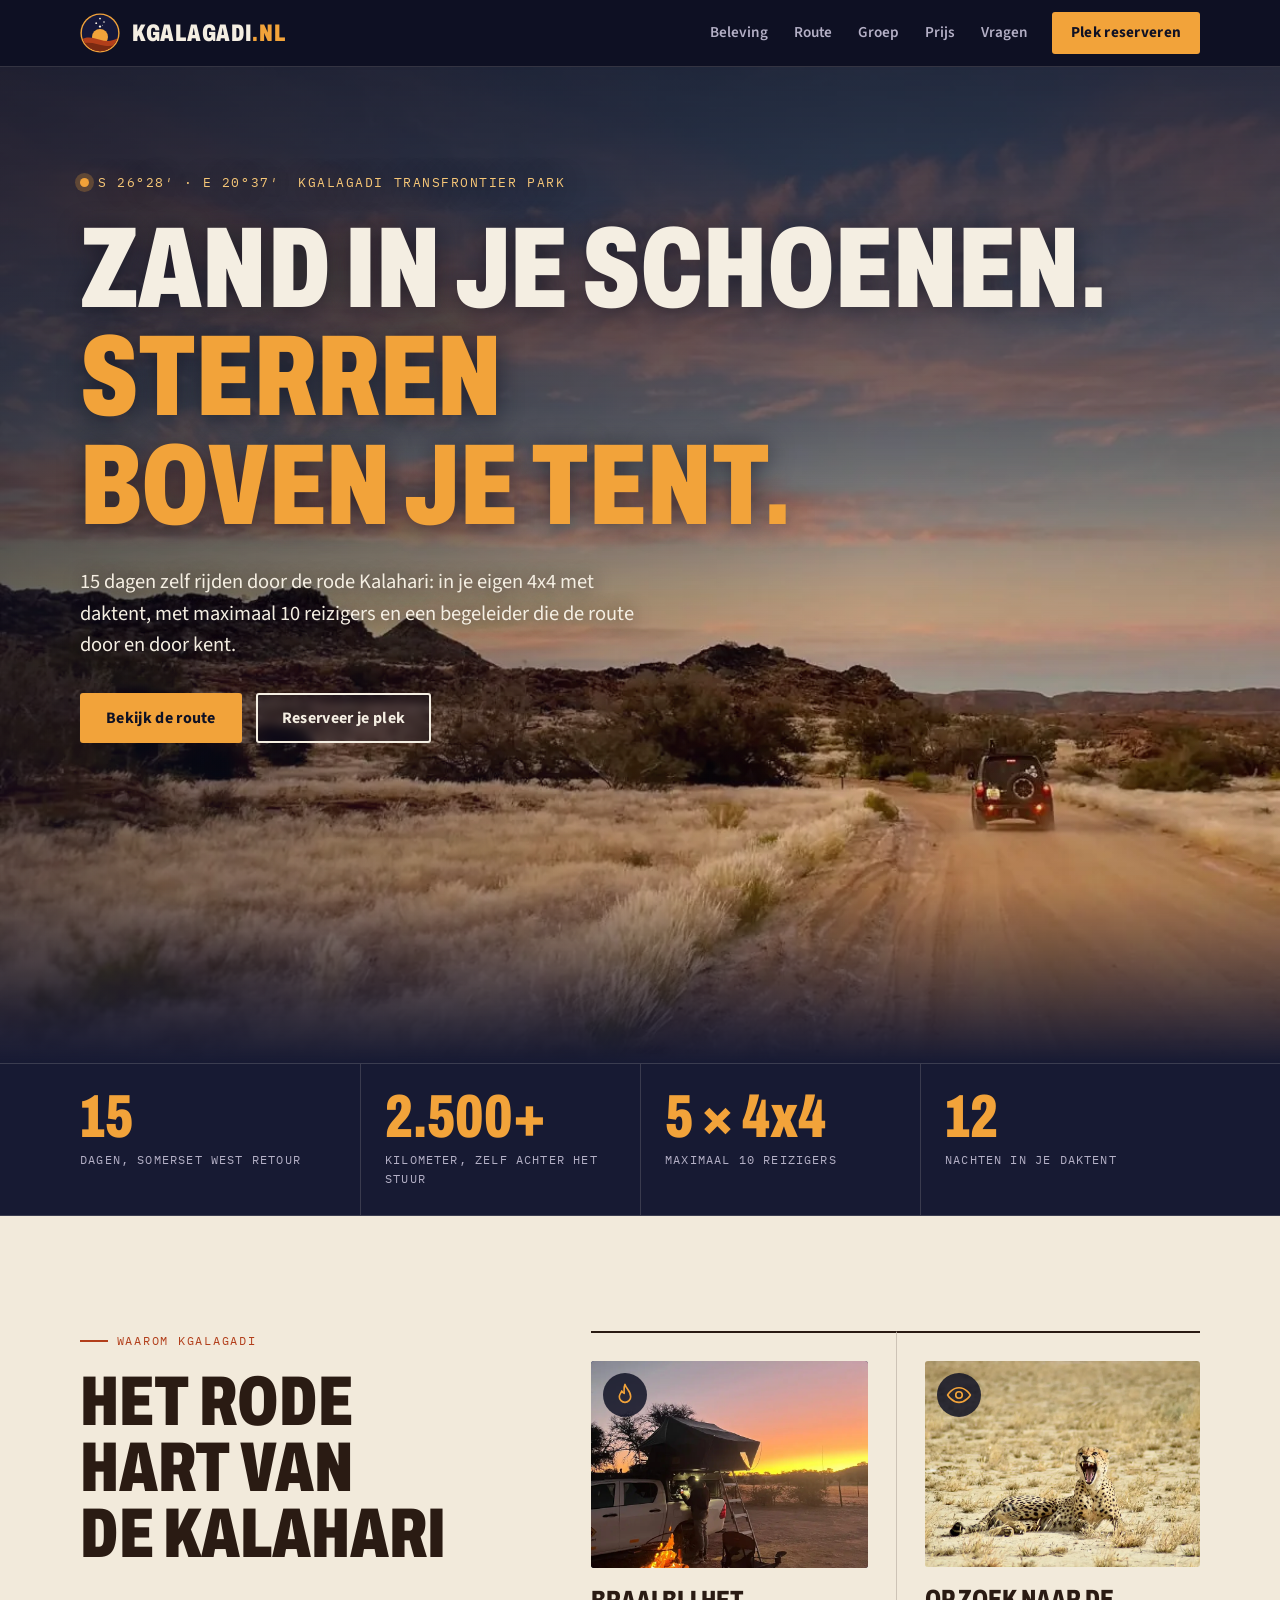
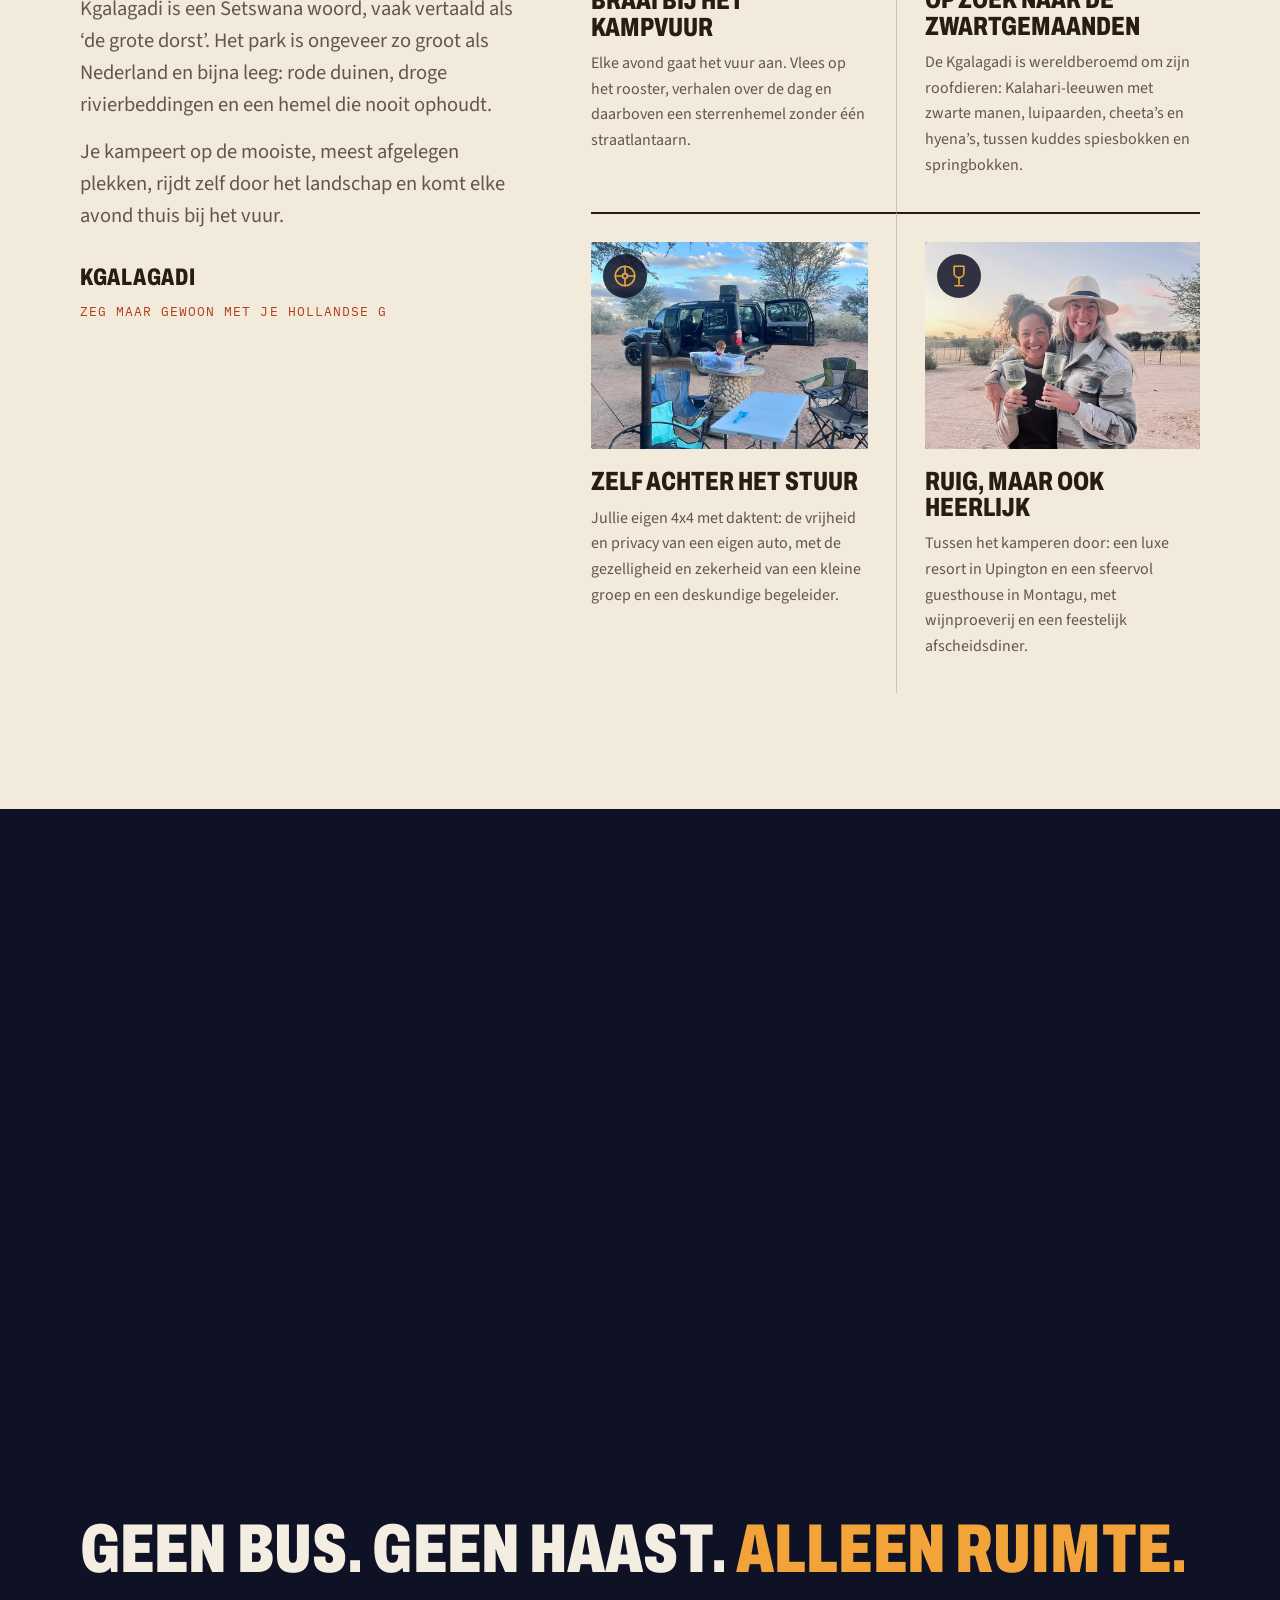
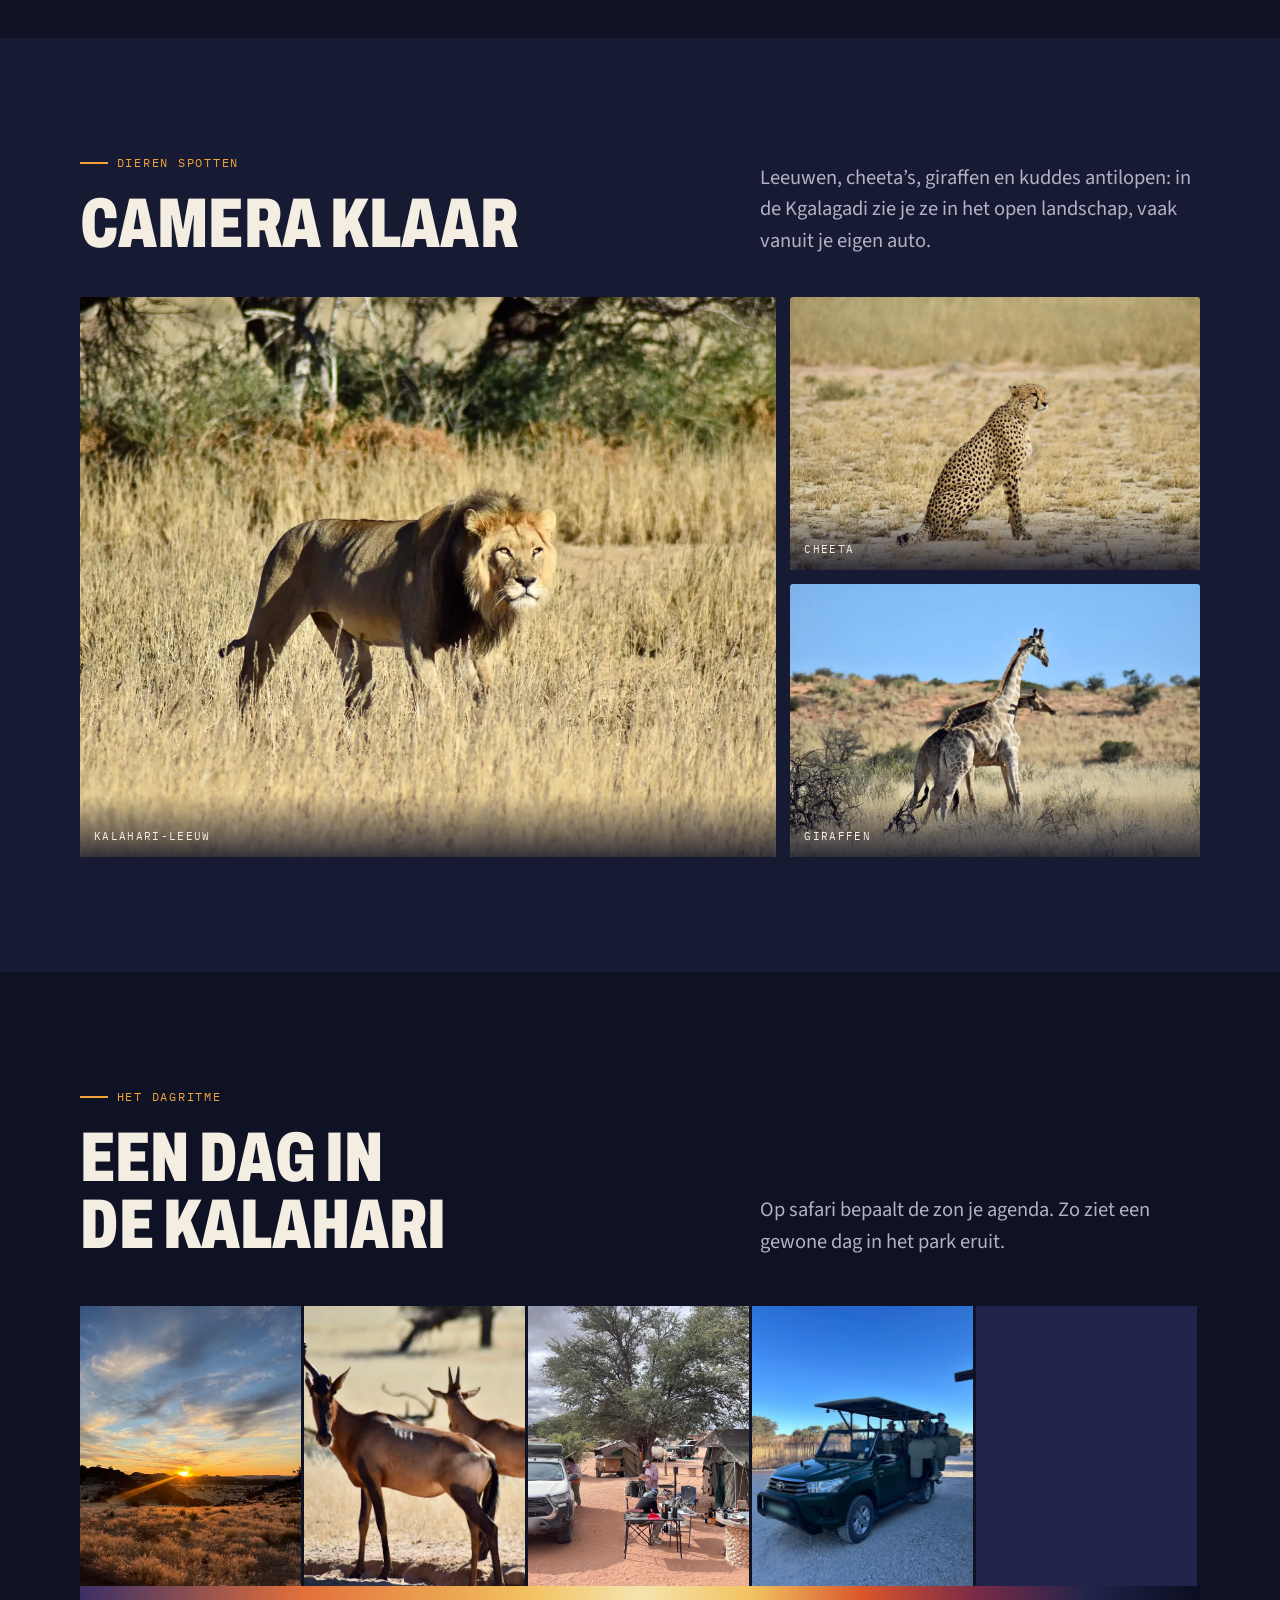
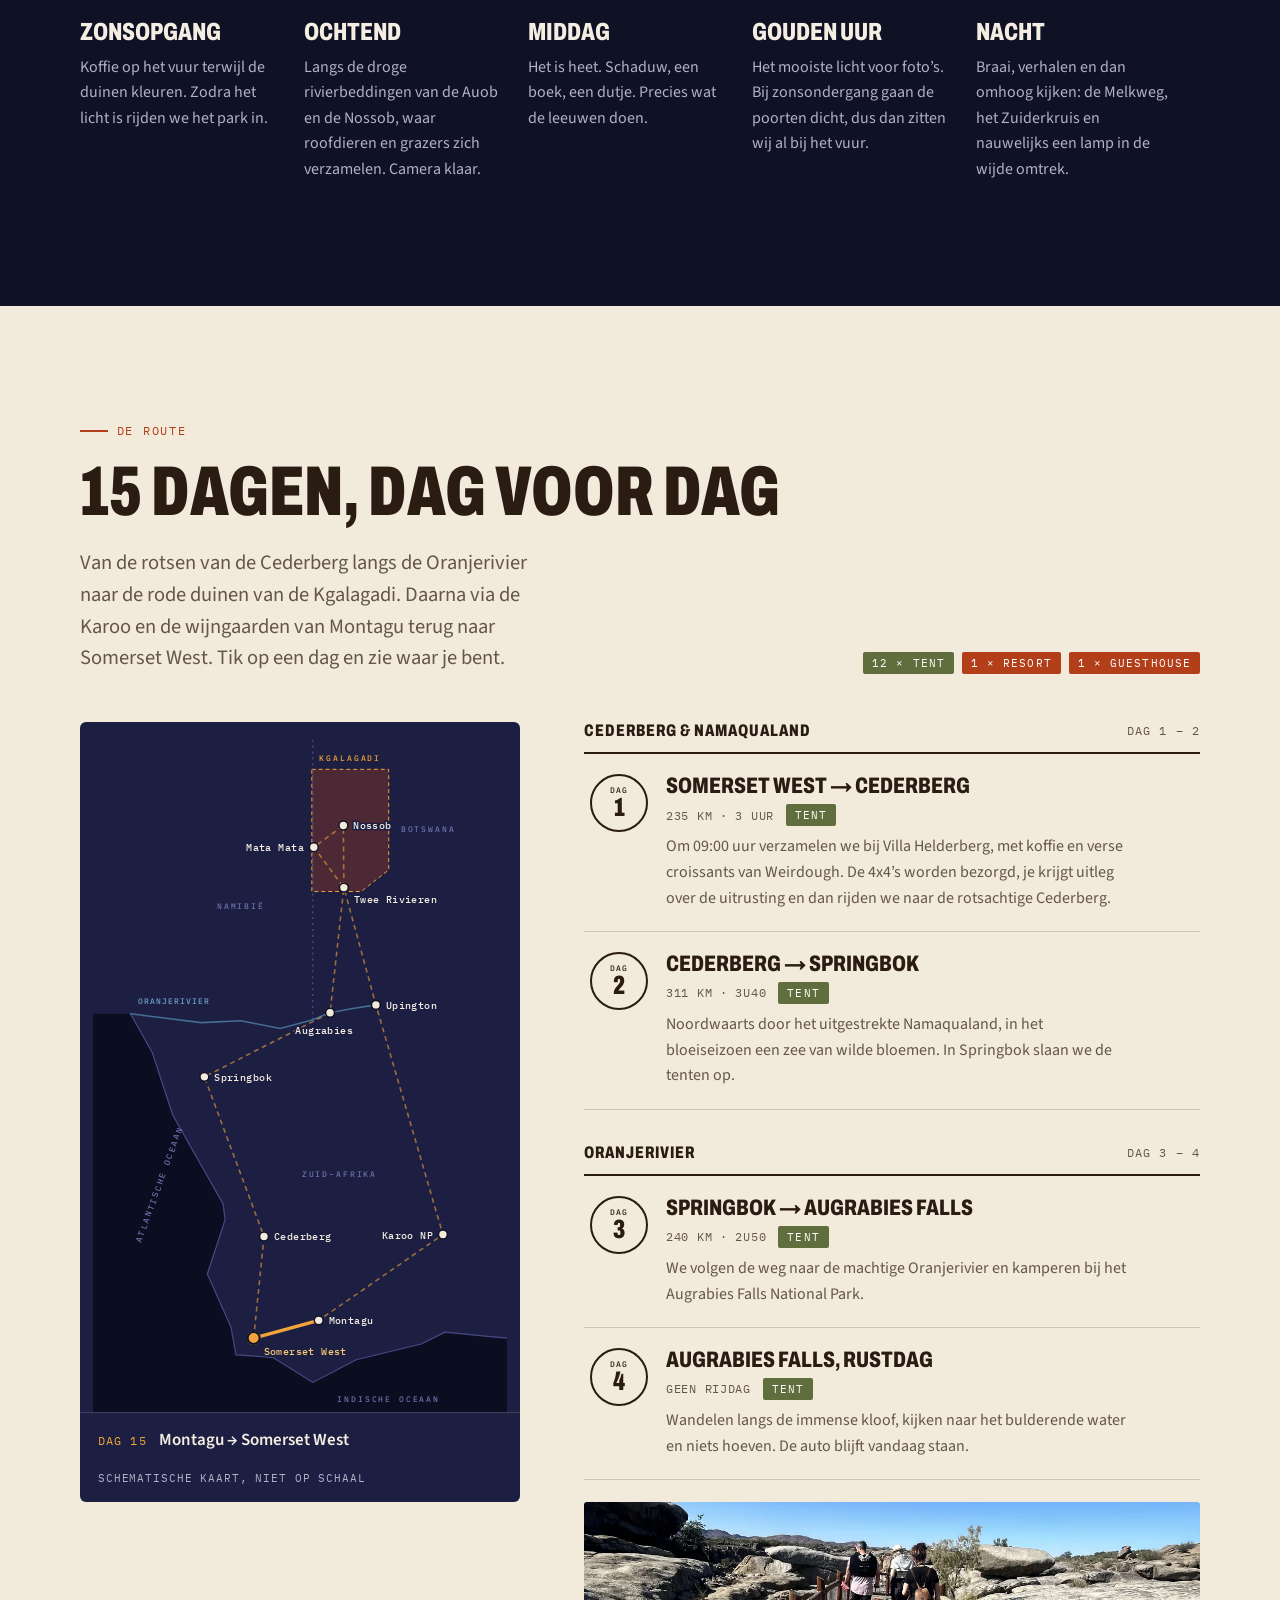
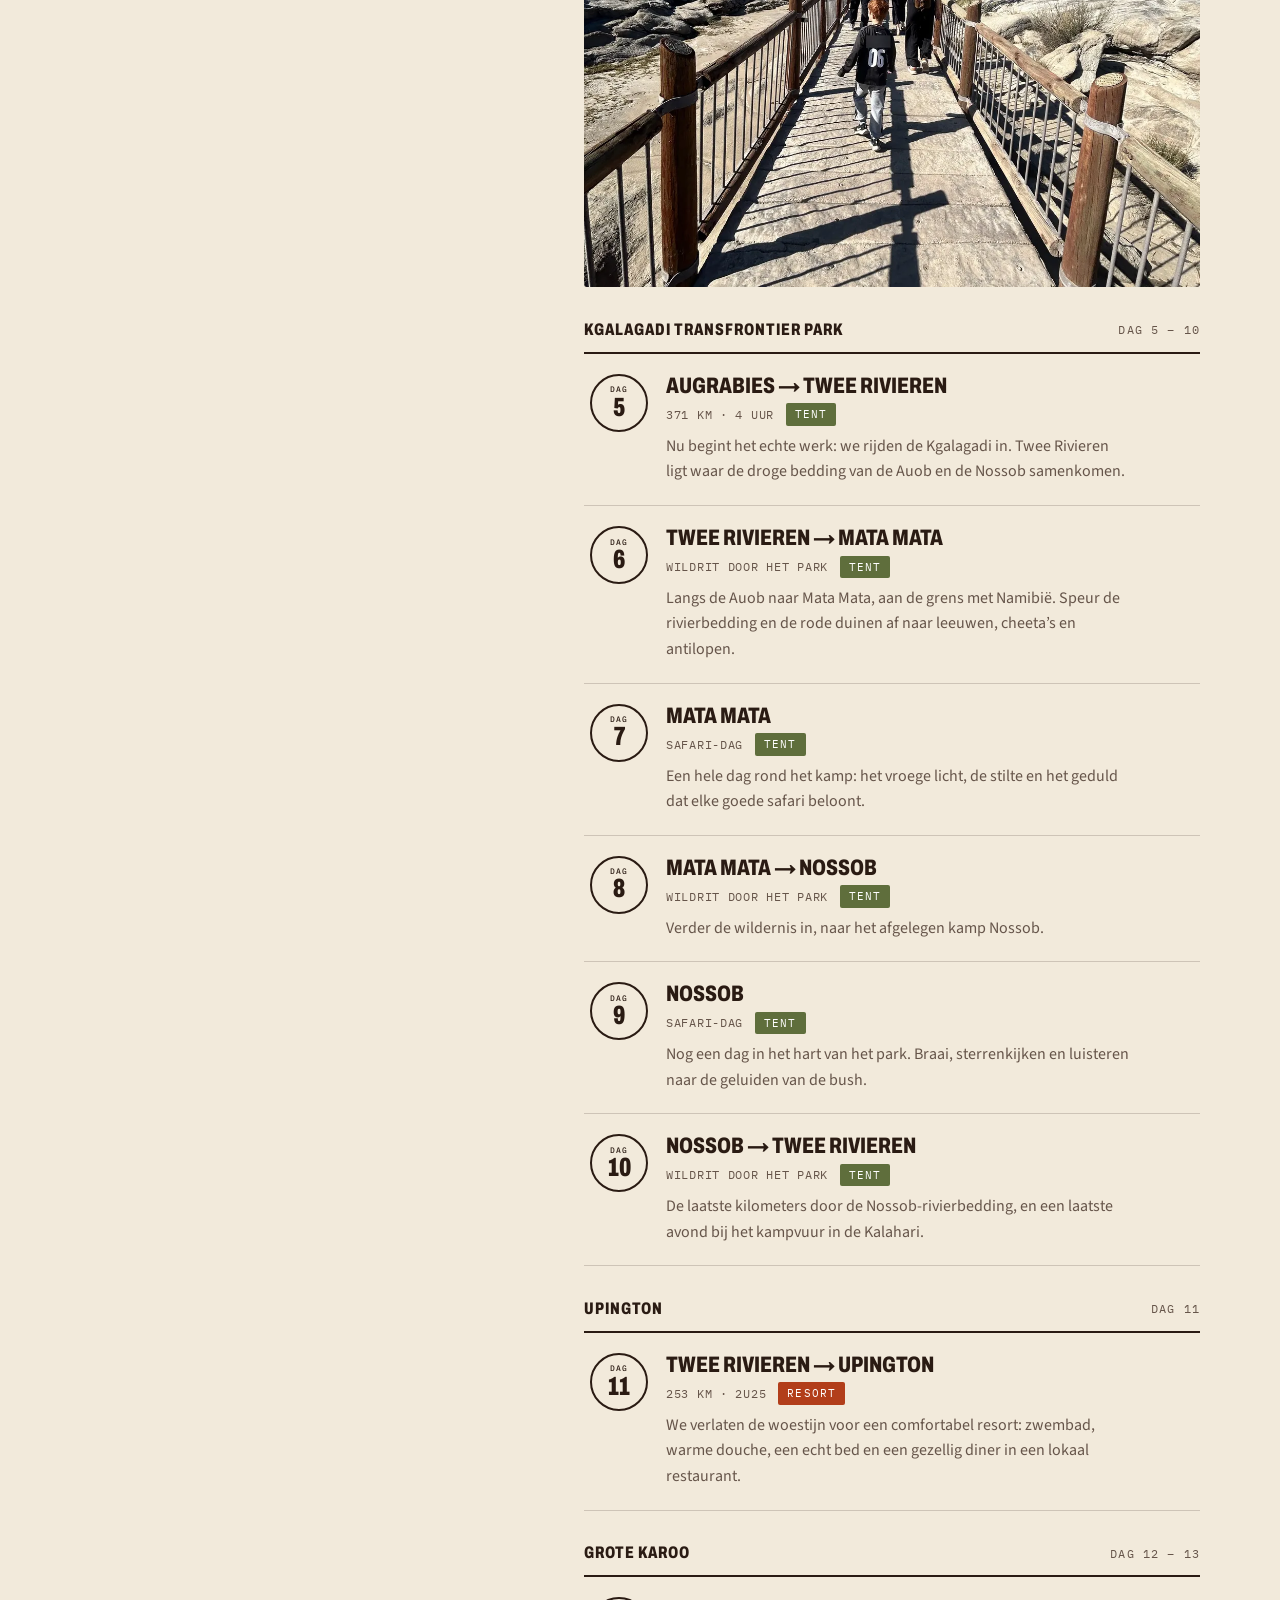
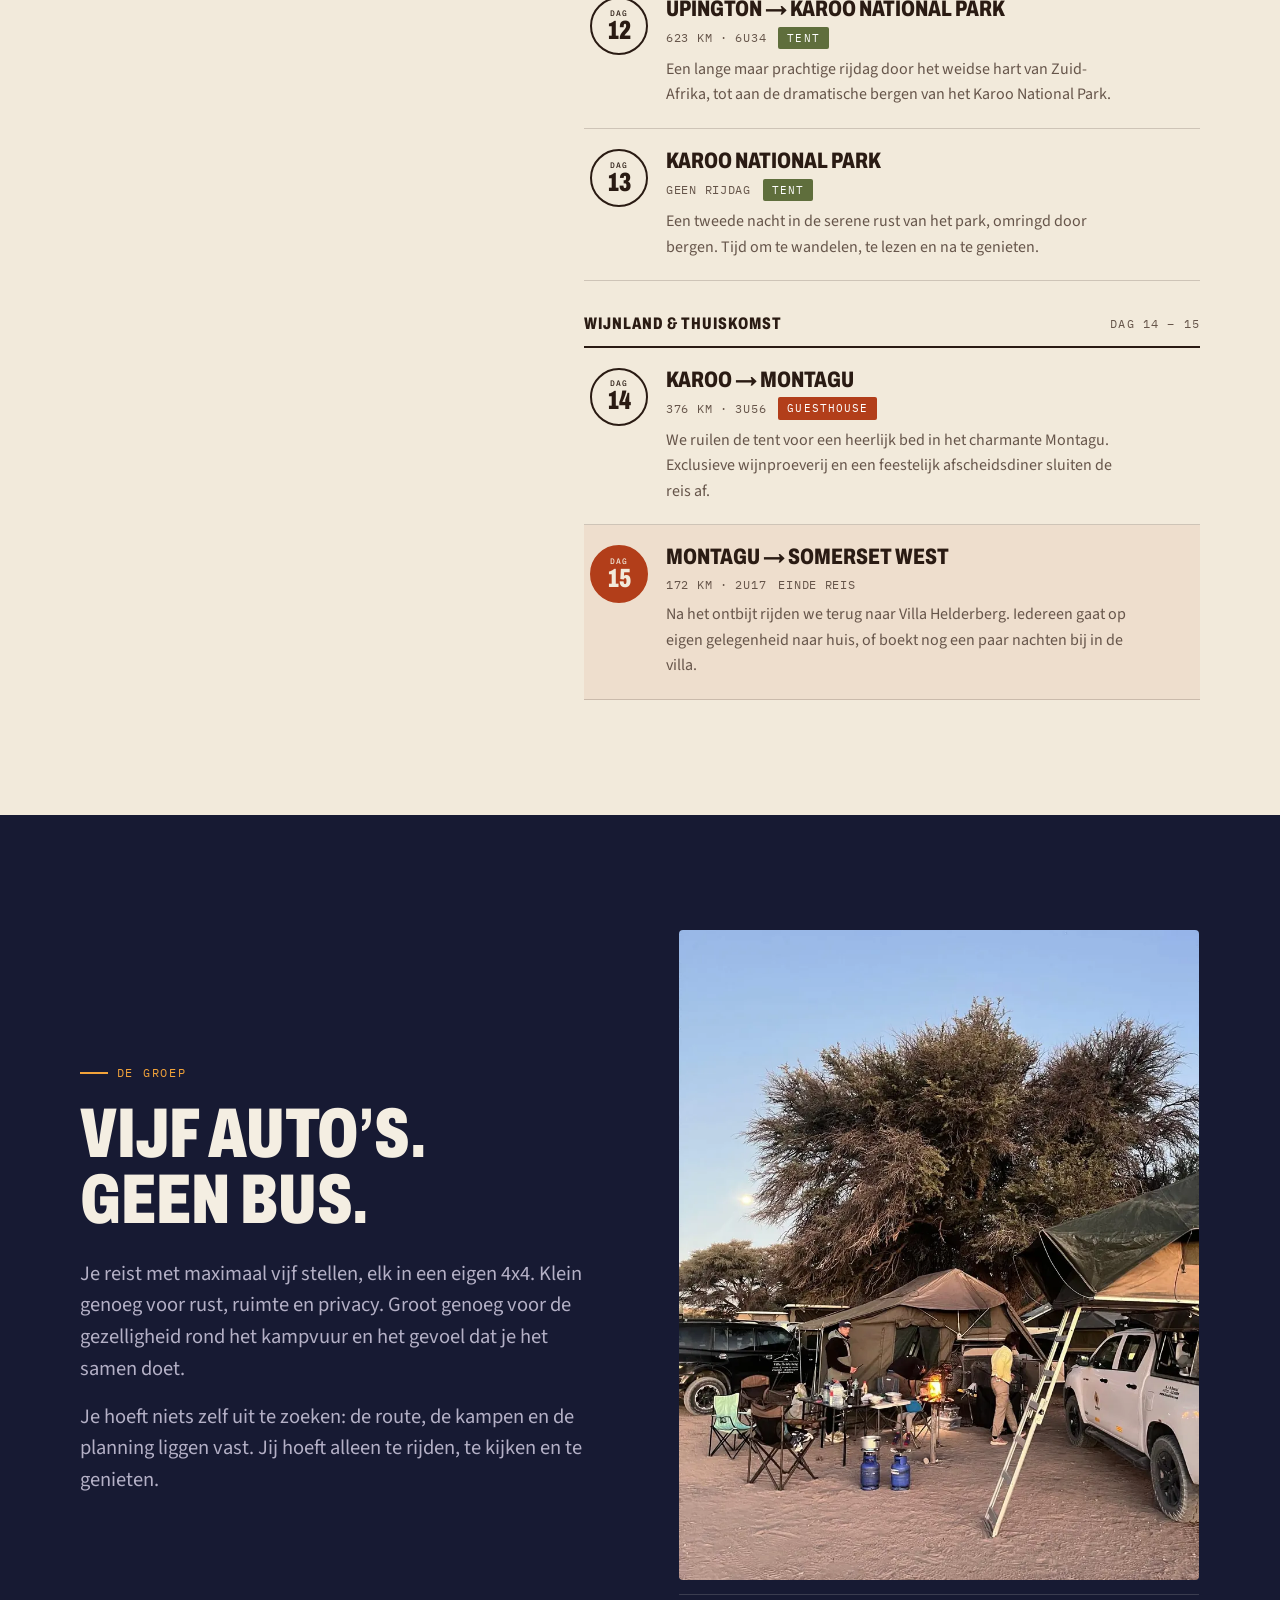
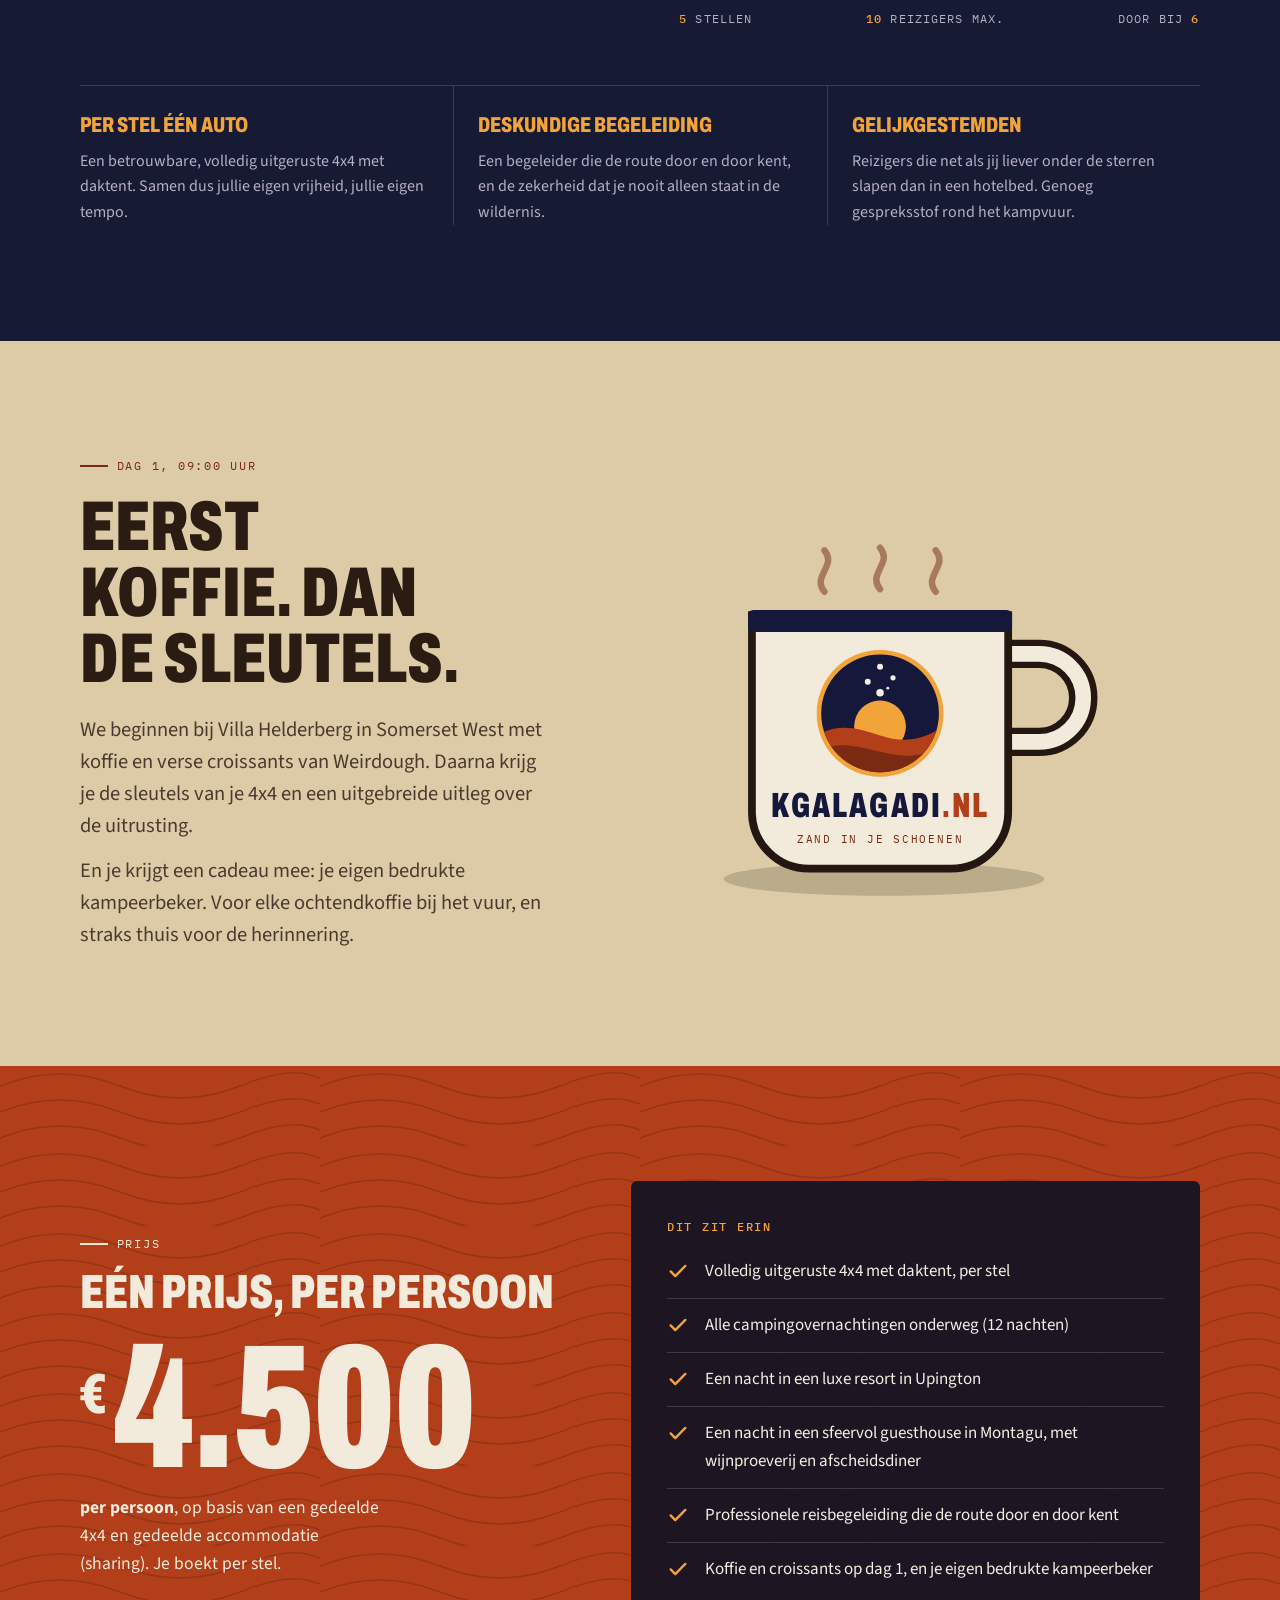
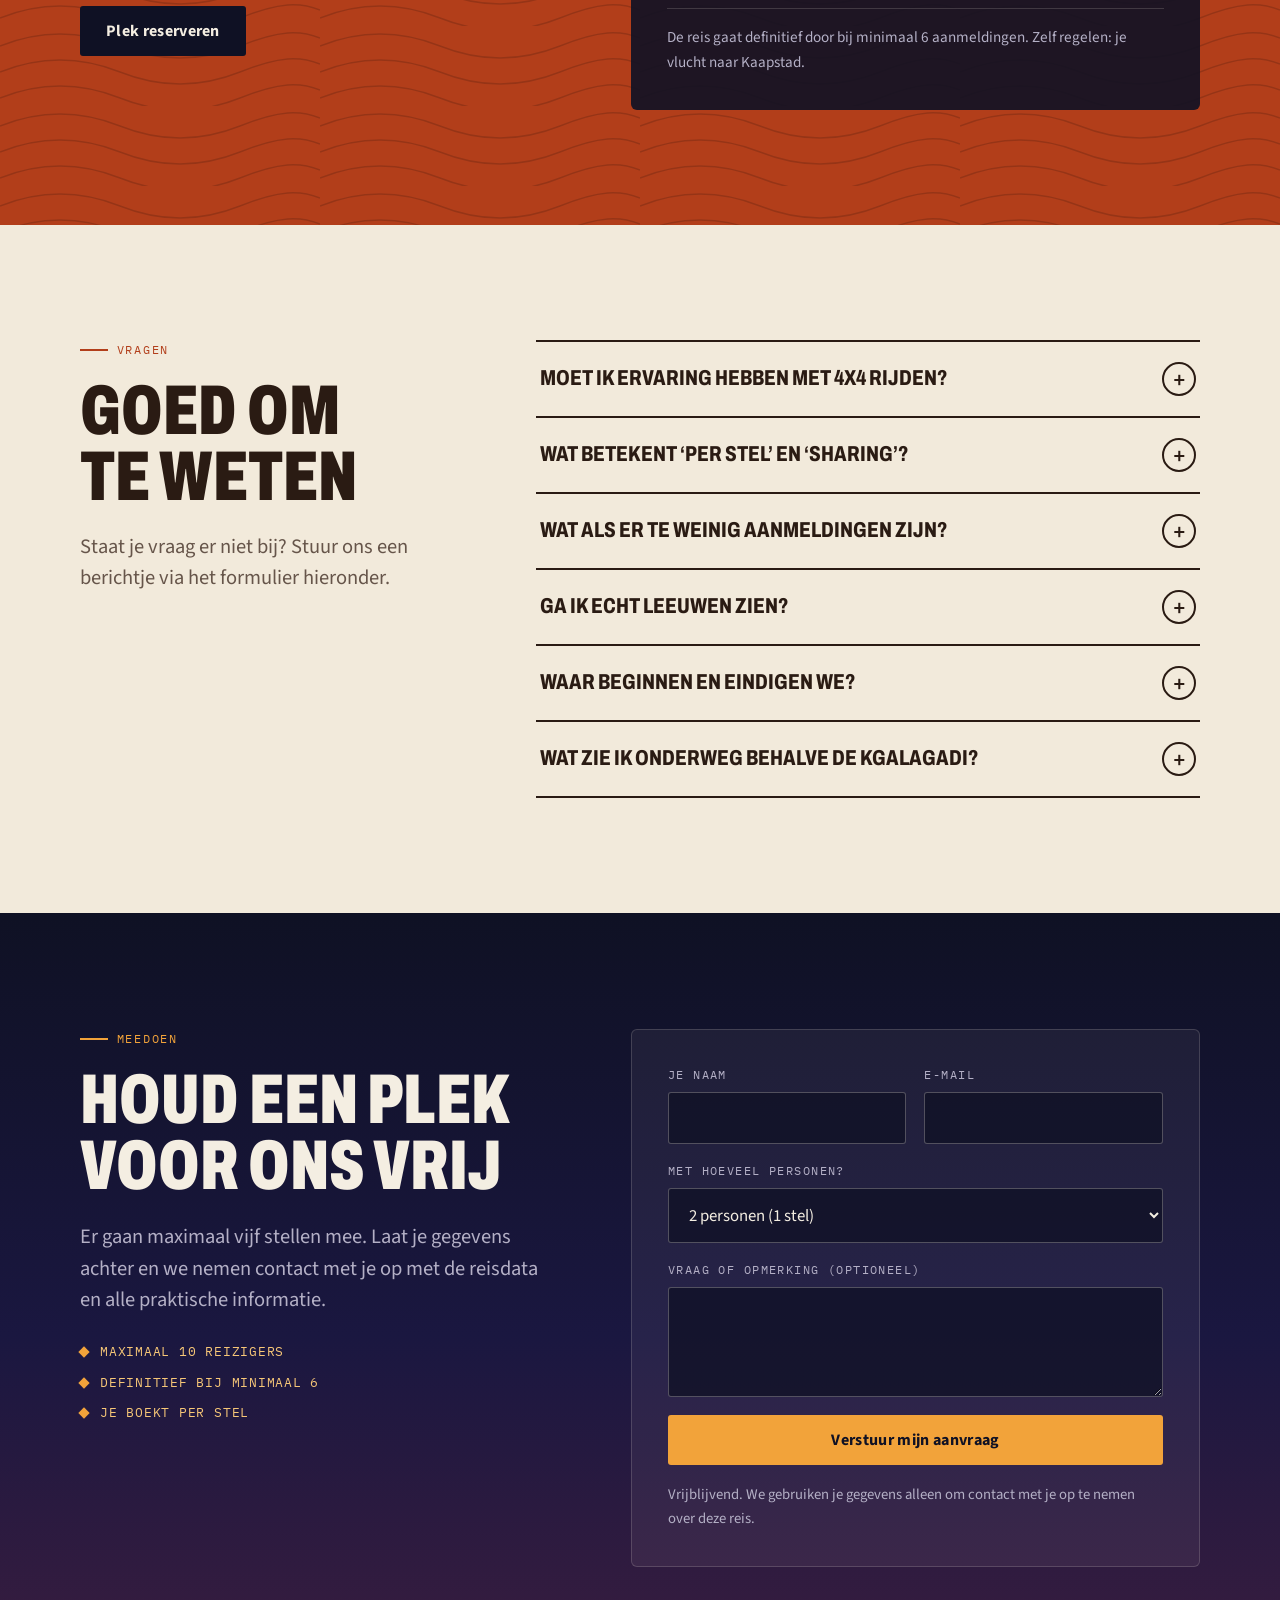
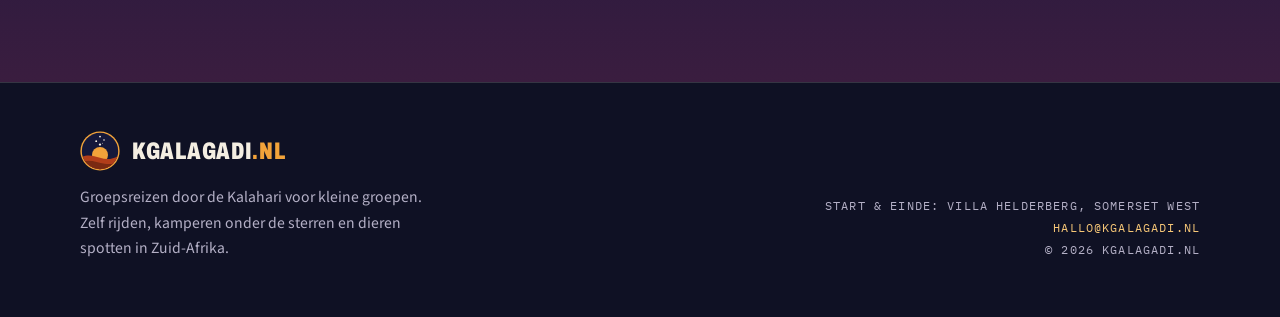
<file: index.html>
<!doctype html>
<html lang="nl">
<head>
<meta charset="utf-8">
<meta name="viewport" content="width=device-width,initial-scale=1">
<title>Kgalagadi.nl | Groepsreis Kgalagadi: zelf rijden en kamperen in Zuid-Afrika</title>
<meta name="description" content="Een groepsreis van 15 dagen door Zuid-Afrika en de Kgalagadi: zelf rijden in je eigen 4x4 met daktent, met maximaal 10 reizigers en een begeleider die de route kent. Start en einde in Somerset West.">
<meta name="theme-color" content="#0F1124">
<link rel="icon" href="favicon.svg" type="image/svg+xml">
<link rel="canonical" href="https://kgalagadi.nl/">
<meta property="og:type" content="website">
<meta property="og:locale" content="nl_NL">
<meta property="og:site_name" content="Kgalagadi.nl">
<meta property="og:title" content="Kgalagadi.nl | Zand in je schoenen. Sterren boven je tent.">
<meta property="og:description" content="15 dagen zelf rijden door de rode Kalahari, in je eigen 4x4 met daktent. Maximaal 10 reizigers.">
<meta property="og:url" content="https://kgalagadi.nl/">
<meta property="og:image" content="https://kgalagadi.nl/img/og.jpg">
<meta name="twitter:card" content="summary_large_image">
<link rel="preconnect" href="https://fonts.googleapis.com">
<link rel="preconnect" href="https://fonts.gstatic.com" crossorigin>
<link rel="stylesheet" href="https://fonts.googleapis.com/css2?family=Archivo:wdth,wght@62..125,100..900&family=IBM+Plex+Mono:wght@400;500&family=Source+Sans+3:wght@400;600;700&display=swap">
<link rel="stylesheet" href="css/style.css">
</head>
<body>
<svg width="0" height="0" style="position:absolute" aria-hidden="true" focusable="false">
  <defs>
    <clipPath id="mk-clip"><circle cx="50" cy="50" r="45.5"/></clipPath>
    <symbol id="mark" viewBox="0 0 100 100">
      <circle cx="50" cy="50" r="49" fill="#F2A33A"/>
      <circle cx="50" cy="50" r="45.5" fill="#15183A"/>
      <g clip-path="url(#mk-clip)">
        <circle cx="50" cy="60" r="20" fill="#F2A33A"/>
        <path d="M0 68C16 57 32 61 50 67S84 71 100 59V100H0Z" fill="#B23E1A"/>
        <path d="M0 80C20 68 42 79 62 82S90 79 100 72V100H0Z" fill="#7A2A12"/>
        <g fill="#F4EEE2">
          <circle cx="50" cy="14" r="2.3"/>
          <circle cx="50" cy="34" r="2.9"/>
          <circle cx="40.5" cy="25.5" r="2.3"/>
          <circle cx="60" cy="22.5" r="2"/>
          <circle cx="56" cy="30.5" r="1.1"/>
        </g>
      </g>
    </symbol>
  </defs>
</svg>

<a id="top"></a>
<header class="nav">
  <div class="wrap nav-in">
    <a class="brand" href="#top" aria-label="Kgalagadi.nl, naar boven">
      <svg viewBox="0 0 100 100" aria-hidden="true"><use href="#mark"/></svg>
      <span class="wm">Kgalagadi<i>.nl</i></span>
    </a>
    <nav aria-label="Hoofdmenu">
      <a href="#beleving">Beleving</a>
      <a href="#route">Route</a>
      <a href="#groep">Groep</a>
      <a href="#prijs">Prijs</a>
      <a href="#vragen">Vragen</a>
    </nav>
    <a class="btn btn-ember" href="#reserveren">Plek reserveren</a>
  </div>
</header>

<main>
<section class="hero" aria-labelledby="h1">
  <figure class="hero-photo">
    <img src="img/hero-road-1200.webp"
         srcset="img/hero-road-800.webp 800w, img/hero-road-1200.webp 1200w"
         sizes="100vw" width="1200" height="1600" fetchpriority="high" decoding="async"
         alt="Een 4x4 rijdt in het avondlicht over een rode zandweg langs goudgeel gras, onder een roze en oranje wolkenlucht">
  </figure>
  <div class="hero-shade" aria-hidden="true"></div>
  <div class="wrap hero-in">
    <p class="coords"><b></b>S 26°28′ · E 20°37′ &nbsp;Kgalagadi Transfrontier Park</p>
    <h1 id="h1" class="display h1">Zand in je schoenen.<span>Sterren boven je tent.</span></h1>
    <p class="lead">15 dagen zelf rijden door de rode Kalahari: in je eigen 4x4 met daktent, met maximaal 10 reizigers en een begeleider die de route door en door kent.</p>
    <div class="cta-row">
      <a class="btn btn-ember" href="#route">Bekijk de route</a>
      <a class="btn btn-ghost" href="#reserveren">Reserveer je plek</a>
    </div>
  </div>
</section>

<section class="facts" aria-label="De reis in het kort">
  <div class="wrap">
    <ul>
      <li><span class="n">15</span><span class="c">dagen, Somerset West retour</span></li>
      <li><span class="n">2.500+</span><span class="c">kilometer, zelf achter het stuur</span></li>
      <li><span class="n">5 × 4x4</span><span class="c">maximaal 10 reizigers</span></li>
      <li><span class="n">12</span><span class="c">nachten in je daktent</span></li>
    </ul>
  </div>
</section>

<section class="light section beleving" id="beleving" aria-labelledby="h-beleving">
  <div class="wrap beleving-grid">
    <div>
      <p class="eyebrow">Waarom Kgalagadi</p>
      <h2 id="h-beleving" class="display h2">Het rode hart van de Kalahari</h2>
      <p class="lead">Kgalagadi is een Setswana woord, vaak vertaald als ‘de grote dorst’. Het park is ongeveer zo groot als Nederland en bijna leeg: rode duinen, droge rivierbeddingen en een hemel die nooit ophoudt.</p>
      <p class="lead">Je kampeert op de mooiste, meest afgelegen plekken, rijdt zelf door het landschap en komt elke avond thuis bij het vuur.</p>
      <p class="say"><span>Kgalagadi</span> zeg maar gewoon met je Hollandse g</p>
    </div>
    <div class="pillars">
      <div class="pillar">
        <figure class="ph">
          <img src="img/pillar-braai.webp" width="900" height="1200" loading="lazy" decoding="async" style="object-position:50% 62%"
               alt="Bij zonsondergang brandt een kampvuur naast een 4x4 met daktent, terwijl iemand bij de auto kookt">
          <svg viewBox="0 0 32 32" aria-hidden="true"><path d="M16 3c1 5 7 8 7 15a7 7 0 0 1-14 0c0-3 2-4 3-7 1 2 2 3 3 3 0-4-1-7 1-11z"/></svg>
        </figure>
        <h3>Braai bij het kampvuur</h3>
        <p>Elke avond gaat het vuur aan. Vlees op het rooster, verhalen over de dag en daarboven een sterrenhemel zonder één straatlantaarn.</p>
      </div>
      <div class="pillar">
        <figure class="ph">
          <img src="img/pillar-roofdier.webp" width="1200" height="800" loading="lazy" decoding="async"
               alt="Een cheeta ligt in het droge gras en gaapt met wijd open bek">
          <svg viewBox="0 0 32 32" aria-hidden="true"><path d="M2 16s5-9 14-9 14 9 14 9-5 9-14 9S2 16 2 16z"/><circle cx="16" cy="16" r="4"/></svg>
        </figure>
        <h3>Op zoek naar de zwartgemaanden</h3>
        <p>De Kgalagadi is wereldberoemd om zijn roofdieren: Kalahari-leeuwen met zwarte manen, luipaarden, cheeta’s en hyena’s, tussen kuddes spiesbokken en springbokken.</p>
      </div>
      <div class="pillar">
        <figure class="ph">
          <img src="img/pillar-4x4.webp" width="900" height="1200" loading="lazy" decoding="async" style="object-position:50% 40%"
               alt="Een zwarte 4x4 op een kampeerplek in rood zand, met kampeerstoelen, een tafel en acaciabomen eromheen">
          <svg viewBox="0 0 32 32" aria-hidden="true"><circle cx="16" cy="16" r="12"/><circle cx="16" cy="16" r="3"/><path d="M16 4v9M16 19v9M4 16h9M19 16h9"/></svg>
        </figure>
        <h3>Zelf achter het stuur</h3>
        <p>Jullie eigen 4x4 met daktent: de vrijheid en privacy van een eigen auto, met de gezelligheid en zekerheid van een kleine groep en een deskundige begeleider.</p>
      </div>
      <div class="pillar">
        <figure class="ph">
          <img src="img/pillar-wijn.webp" width="900" height="1200" loading="lazy" decoding="async" style="object-position:50% 30%"
               alt="Twee lachende vrouwen heffen een glas wijn tijdens zonsondergang op de kampeerplek">
          <svg viewBox="0 0 32 32" aria-hidden="true"><path d="M10 4h12v8a6 6 0 0 1-12 0V4z"/><path d="M16 18v8M11 28h10"/></svg>
        </figure>
        <h3>Ruig, maar ook heerlijk</h3>
        <p>Tussen het kamperen door: een luxe resort in Upington en een sfeervol guesthouse in Montagu, met wijnproeverij en een feestelijk afscheidsdiner.</p>
      </div>
    </div>
  </div>
</section>

<figure class="band">
  <picture>
    <source media="(max-width:700px)" srcset="img/band-tall.webp">
    <img src="img/band-wide.webp" width="2400" height="1350" loading="lazy" decoding="async"
         alt="Vier mensen staan op een rotsplateau en kijken uit over de weidse vlakte, met de zon hoog aan een diepblauwe hemel en lange schaduwen over de rotsen">
  </picture>
  <figcaption>
    <div class="wrap"><p class="display band-h"><b>Geen bus.</b> <b>Geen haast.</b> <span>Alleen ruimte.</span></p></div>
  </figcaption>
</figure>

<section class="section wild" aria-labelledby="h-wild">
  <div class="wrap">
    <div class="rhythm-head">
      <div>
        <p class="eyebrow">Dieren spotten</p>
        <h2 id="h-wild" class="display h2">Camera klaar</h2>
      </div>
      <p class="lead">Leeuwen, cheeta’s, giraffen en kuddes antilopen: in de Kgalagadi zie je ze in het open landschap, vaak vanuit je eigen auto.</p>
    </div>
    <div class="wild-grid">
      <figure class="ph big">
        <img src="img/wild-leeuw.webp" width="1600" height="1066" loading="lazy" decoding="async" style="object-position:62% 50%"
             alt="Een mannelijke leeuw met donkere manen loopt door het hoge, gele gras en kijkt recht in de camera">
        <figcaption>Kalahari-leeuw</figcaption>
      </figure>
      <figure class="ph">
        <img src="img/wild-cheeta.webp" width="1200" height="800" loading="lazy" decoding="async" style="object-position:55% 40%"
             alt="Een cheeta zit rechtop in de droge vlakte en speurt de omgeving af">
        <figcaption>Cheeta</figcaption>
      </figure>
      <figure class="ph">
        <img src="img/wild-giraf.webp" width="1200" height="800" loading="lazy" decoding="async" style="object-position:50% 40%"
             alt="Twee giraffen staan dicht bij elkaar tussen rode duinen en geel gras">
        <figcaption>Giraffen</figcaption>
      </figure>
    </div>
  </div>
</section>

<section class="section rhythm" aria-labelledby="h-rhythm">
  <div class="wrap">
    <div class="rhythm-head">
      <div>
        <p class="eyebrow">Het dagritme</p>
        <h2 id="h-rhythm" class="display h2">Een dag in de Kalahari</h2>
      </div>
      <p class="lead">Op safari bepaalt de zon je agenda. Zo ziet een gewone dag in het park eruit.</p>
    </div>
    <div class="day-strip">
      <div class="phase p1">
        <figure class="ph"><img src="img/dag-zonsopgang.webp" width="800" height="1067" loading="lazy" decoding="async" style="--pos:50% 55%" alt="De zon komt op boven de heuvels en kleurt de wolken en het droge gras goud en oranje"></figure>
        <i></i><h3>Zonsopgang</h3><p>Koffie op het vuur terwijl de duinen kleuren. Zodra het licht is rijden we het park in.</p>
      </div>
      <div class="phase p2">
        <figure class="ph"><img src="img/dag-ochtend.webp" width="1000" height="667" loading="lazy" decoding="async" style="--pos:28% 50%" alt="Twee rode hartebeesten staan bij een droge drinkplaats in het ochtendlicht"></figure>
        <i></i><h3>Ochtend</h3><p>Langs de droge rivierbeddingen van de Auob en de Nossob, waar roofdieren en grazers zich verzamelen. Camera klaar.</p>
      </div>
      <div class="phase p3">
        <figure class="ph"><img src="img/dag-middag.webp" width="1200" height="900" loading="lazy" decoding="async" style="--pos:38% 50%" alt="Kamp in de schaduw van grote acaciabomen, met een 4x4, tenten en een keukentafel in het rode zand"></figure>
        <i></i><h3>Middag</h3><p>Het is heet. Schaduw, een boek, een dutje. Precies wat de leeuwen doen.</p>
      </div>
      <div class="phase p4">
        <figure class="ph"><img src="img/dag-goudenuur.webp" width="900" height="1200" loading="lazy" decoding="async" style="--pos:50% 60%" alt="Een groen safarivoertuig met lachende passagiers in het warme avondlicht, voor een rieten schutting"></figure>
        <i></i><h3>Gouden uur</h3><p>Het mooiste licht voor foto’s. Bij zonsondergang gaan de poorten dicht, dus dan zitten wij al bij het vuur.</p>
      </div>
      <div class="phase p5">
        <figure class="ph"><img src="img/dag-nacht.webp" width="800" height="1067" loading="lazy" decoding="async" style="--pos:40% 60%" alt="Een vrouw drinkt een glas wijn naast een vuurschaal met brandend hout in het donker"></figure>
        <i></i><h3>Nacht</h3><p>Braai, verhalen en dan omhoog kijken: de Melkweg, het Zuiderkruis en nauwelijks een lamp in de wijde omtrek.</p>
      </div>
    </div>
  </div>
</section>

<section class="light section route" id="route" aria-labelledby="h-route">
  <div class="wrap">
    <div class="route-head">
      <div>
        <p class="eyebrow">De route</p>
        <h2 id="h-route" class="display h2">15 dagen, dag voor dag</h2>
        <p class="lead" style="margin-top:22px">Van de rotsen van de Cederberg langs de Oranjerivier naar de rode duinen van de Kgalagadi. Daarna via de Karoo en de wijngaarden van Montagu terug naar Somerset West. Tik op een dag en zie waar je bent.</p>
      </div>
      <div class="nights" aria-label="Overnachtingen">
        <span class="tag">12 × tent</span><span class="tag comfort">1 × resort</span><span class="tag comfort">1 × guesthouse</span>
      </div>
    </div>

    <div class="route-grid">
      <div class="map-panel">
        <svg class="map-svg" viewBox="0 0 420 700" role="img" aria-label="Schematische kaart van de route: Somerset West, Cederberg, Springbok, Augrabies, Kgalagadi, Upington, Karoo en Montagu">
          <rect class="land" width="420" height="700"/>
          <polygon class="sea" points="0,296 38,296 60,335 81,399 132,489 134,505 116,560 140,614 145,642 162,643 183,645 223,670 267,647 333,631 357,619 398,623 420,625 420,700 0,700"/>
          <polyline class="coast" points="38,296 60,335 81,399 132,489 134,505 116,560 140,614 145,642 162,643 183,645 223,670 267,647 333,631 357,619 398,623 420,625"/>
          <path class="park" d="M222 48H300V150L272 172H222Z"/>
          <path class="border" d="M223 302V16"/>
          <path class="river" d="M287 287L262 291L240 295L223 302L190 311L150 303L110 305L70 300L38 296"/>
          <text class="geo" x="150" y="190" text-anchor="middle">Namibië</text>
          <text class="geo" x="340" y="112" text-anchor="middle">Botswana</text>
          <text class="geo" x="250" y="462" text-anchor="middle">Zuid-Afrika</text>
          <text class="geo" x="261" y="40" text-anchor="middle" style="fill:#F2A33A">Kgalagadi</text>
          <text class="geo" x="70" y="470" text-anchor="middle" transform="rotate(-70 70 470)">Atlantische Oceaan</text>
          <text class="geo" x="300" y="690" text-anchor="middle">Indische Oceaan</text>
          <text class="geo" x="46" y="286" style="fill:#6FA0CC;letter-spacing:.12em">Oranjerivier</text>

          <polyline class="route-base" points="163,625 173.5,522 113,360 240.5,295 254.5,168 224,127 254,105 254.5,168 287,287 355,520 229,607 163,625"/>
          <line class="seg" id="seg1" x1="163" y1="625" x2="173.5" y2="522"/>
          <line class="seg" id="seg2" x1="173.5" y1="522" x2="113" y2="360"/>
          <line class="seg" id="seg3" x1="113" y1="360" x2="240.5" y2="295"/>
          <line class="seg" id="seg5" x1="240.5" y1="295" x2="254.5" y2="168"/>
          <line class="seg" id="seg6" x1="254.5" y1="168" x2="224" y2="127"/>
          <line class="seg" id="seg8" x1="224" y1="127" x2="254" y2="105"/>
          <line class="seg" id="seg10" x1="254" y1="105" x2="254.5" y2="168"/>
          <line class="seg" id="seg11" x1="254.5" y1="168" x2="287" y2="287"/>
          <line class="seg" id="seg12" x1="287" y1="287" x2="355" y2="520"/>
          <line class="seg" id="seg14" x1="355" y1="520" x2="229" y2="607"/>
          <line class="seg" id="seg15" x1="229" y1="607" x2="163" y2="625"/>

          <g class="pin" id="pin-sw" transform="translate(163 625)"><circle class="ring" r="6"/><circle class="dot" r="4.5"/><text x="10" y="17">Somerset West</text></g>
          <g class="pin" id="pin-ced" transform="translate(173.5 522)"><circle class="ring" r="6"/><circle class="dot" r="4.5"/><text x="10" y="4">Cederberg</text></g>
          <g class="pin" id="pin-spr" transform="translate(113 360)"><circle class="ring" r="6"/><circle class="dot" r="4.5"/><text x="10" y="4">Springbok</text></g>
          <g class="pin" id="pin-aug" transform="translate(240.5 295)"><circle class="ring" r="6"/><circle class="dot" r="4.5"/><text x="-6" y="22" text-anchor="middle">Augrabies</text></g>
          <g class="pin" id="pin-twee" transform="translate(254.5 168)"><circle class="ring" r="6"/><circle class="dot" r="4.5"/><text x="10" y="16">Twee Rivieren</text></g>
          <g class="pin" id="pin-mata" transform="translate(224 127)"><circle class="ring" r="6"/><circle class="dot" r="4.5"/><text x="-10" y="4" text-anchor="end">Mata Mata</text></g>
          <g class="pin" id="pin-nos" transform="translate(254 105)"><circle class="ring" r="6"/><circle class="dot" r="4.5"/><text x="10" y="4">Nossob</text></g>
          <g class="pin" id="pin-upi" transform="translate(287 287)"><circle class="ring" r="6"/><circle class="dot" r="4.5"/><text x="10" y="4">Upington</text></g>
          <g class="pin" id="pin-kar" transform="translate(355 520)"><circle class="ring" r="6"/><circle class="dot" r="4.5"/><text x="-10" y="4" text-anchor="end">Karoo NP</text></g>
          <g class="pin" id="pin-mon" transform="translate(229 607)"><circle class="ring" r="6"/><circle class="dot" r="4.5"/><text x="10" y="4">Montagu</text></g>
        </svg>
        <div class="map-cap" aria-live="polite"><span class="mono" id="cap-day">Dag 1</span><span id="cap-title">Somerset West → Cederberg</span></div>
        <p class="map-note">Schematische kaart, niet op schaal</p>
      </div>

      <div class="days">
        <div class="chapter"><h3>Cederberg &amp; Namaqualand</h3><span>Dag 1 – 2</span></div>

        <article class="day on" data-day="1" data-place="ced" tabindex="0">
          <div class="day-n"><small>DAG</small>1</div>
          <div>
            <h4>Somerset West → Cederberg</h4>
            <div class="day-meta"><span>235 km · 3 uur</span><span class="tag">Tent</span></div>
            <p>Om 09:00 uur verzamelen we bij Villa Helderberg, met koffie en verse croissants van Weirdough. De 4x4’s worden bezorgd, je krijgt uitleg over de uitrusting en dan rijden we naar de rotsachtige Cederberg.</p>
          </div>
        </article>
        <article class="day" data-day="2" data-place="spr" tabindex="0">
          <div class="day-n"><small>DAG</small>2</div>
          <div>
            <h4>Cederberg → Springbok</h4>
            <div class="day-meta"><span>311 km · 3u40</span><span class="tag">Tent</span></div>
            <p>Noordwaarts door het uitgestrekte Namaqualand, in het bloeiseizoen een zee van wilde bloemen. In Springbok slaan we de tenten op.</p>
          </div>
        </article>

        <div class="chapter"><h3>Oranjerivier</h3><span>Dag 3 – 4</span></div>
        <article class="day" data-day="3" data-place="aug" tabindex="0">
          <div class="day-n"><small>DAG</small>3</div>
          <div>
            <h4>Springbok → Augrabies Falls</h4>
            <div class="day-meta"><span>240 km · 2u50</span><span class="tag">Tent</span></div>
            <p>We volgen de weg naar de machtige Oranjerivier en kamperen bij het Augrabies Falls National Park.</p>
          </div>
        </article>
        <article class="day" data-day="4" data-place="aug" tabindex="0">
          <div class="day-n"><small>DAG</small>4</div>
          <div>
            <h4>Augrabies Falls, rustdag</h4>
            <div class="day-meta"><span>Geen rijdag</span><span class="tag">Tent</span></div>
            <p>Wandelen langs de immense kloof, kijken naar het bulderende water en niets hoeven. De auto blijft vandaag staan.</p>
          </div>
        </article>
        <div class="route-photo">
          <figure class="ph">
            <img src="img/route-pad.webp" width="1200" height="750" loading="lazy" decoding="async"
                 alt="Een houten wandelpad met reling leidt over kale granietrotsen onder een diepblauwe lucht, met wandelaars die voor je uit lopen">
          </figure>
        </div>

        <div class="chapter"><h3>Kgalagadi Transfrontier Park</h3><span>Dag 5 – 10</span></div>
        <article class="day" data-day="5" data-place="twee" tabindex="0">
          <div class="day-n"><small>DAG</small>5</div>
          <div>
            <h4>Augrabies → Twee Rivieren</h4>
            <div class="day-meta"><span>371 km · 4 uur</span><span class="tag">Tent</span></div>
            <p>Nu begint het echte werk: we rijden de Kgalagadi in. Twee Rivieren ligt waar de droge bedding van de Auob en de Nossob samenkomen.</p>
          </div>
        </article>
        <article class="day" data-day="6" data-place="mata" tabindex="0">
          <div class="day-n"><small>DAG</small>6</div>
          <div>
            <h4>Twee Rivieren → Mata Mata</h4>
            <div class="day-meta"><span>Wildrit door het park</span><span class="tag">Tent</span></div>
            <p>Langs de Auob naar Mata Mata, aan de grens met Namibië. Speur de rivierbedding en de rode duinen af naar leeuwen, cheeta’s en antilopen.</p>
          </div>
        </article>
        <article class="day" data-day="7" data-place="mata" tabindex="0">
          <div class="day-n"><small>DAG</small>7</div>
          <div>
            <h4>Mata Mata</h4>
            <div class="day-meta"><span>Safari-dag</span><span class="tag">Tent</span></div>
            <p>Een hele dag rond het kamp: het vroege licht, de stilte en het geduld dat elke goede safari beloont.</p>
          </div>
        </article>
        <article class="day" data-day="8" data-place="nos" tabindex="0">
          <div class="day-n"><small>DAG</small>8</div>
          <div>
            <h4>Mata Mata → Nossob</h4>
            <div class="day-meta"><span>Wildrit door het park</span><span class="tag">Tent</span></div>
            <p>Verder de wildernis in, naar het afgelegen kamp Nossob.</p>
          </div>
        </article>
        <article class="day" data-day="9" data-place="nos" tabindex="0">
          <div class="day-n"><small>DAG</small>9</div>
          <div>
            <h4>Nossob</h4>
            <div class="day-meta"><span>Safari-dag</span><span class="tag">Tent</span></div>
            <p>Nog een dag in het hart van het park. Braai, sterrenkijken en luisteren naar de geluiden van de bush.</p>
          </div>
        </article>
        <article class="day" data-day="10" data-place="twee" tabindex="0">
          <div class="day-n"><small>DAG</small>10</div>
          <div>
            <h4>Nossob → Twee Rivieren</h4>
            <div class="day-meta"><span>Wildrit door het park</span><span class="tag">Tent</span></div>
            <p>De laatste kilometers door de Nossob-rivierbedding, en een laatste avond bij het kampvuur in de Kalahari.</p>
          </div>
        </article>

        <div class="chapter"><h3>Upington</h3><span>Dag 11</span></div>
        <article class="day" data-day="11" data-place="upi" tabindex="0">
          <div class="day-n"><small>DAG</small>11</div>
          <div>
            <h4>Twee Rivieren → Upington</h4>
            <div class="day-meta"><span>253 km · 2u25</span><span class="tag comfort">Resort</span></div>
            <p>We verlaten de woestijn voor een comfortabel resort: zwembad, warme douche, een echt bed en een gezellig diner in een lokaal restaurant.</p>
          </div>
        </article>

        <div class="chapter"><h3>Grote Karoo</h3><span>Dag 12 – 13</span></div>
        <article class="day" data-day="12" data-place="kar" tabindex="0">
          <div class="day-n"><small>DAG</small>12</div>
          <div>
            <h4>Upington → Karoo National Park</h4>
            <div class="day-meta"><span>623 km · 6u34</span><span class="tag">Tent</span></div>
            <p>Een lange maar prachtige rijdag door het weidse hart van Zuid-Afrika, tot aan de dramatische bergen van het Karoo National Park.</p>
          </div>
        </article>
        <article class="day" data-day="13" data-place="kar" tabindex="0">
          <div class="day-n"><small>DAG</small>13</div>
          <div>
            <h4>Karoo National Park</h4>
            <div class="day-meta"><span>Geen rijdag</span><span class="tag">Tent</span></div>
            <p>Een tweede nacht in de serene rust van het park, omringd door bergen. Tijd om te wandelen, te lezen en na te genieten.</p>
          </div>
        </article>

        <div class="chapter"><h3>Wijnland &amp; thuiskomst</h3><span>Dag 14 – 15</span></div>
        <article class="day" data-day="14" data-place="mon" tabindex="0">
          <div class="day-n"><small>DAG</small>14</div>
          <div>
            <h4>Karoo → Montagu</h4>
            <div class="day-meta"><span>376 km · 3u56</span><span class="tag comfort">Guesthouse</span></div>
            <p>We ruilen de tent voor een heerlijk bed in het charmante Montagu. Exclusieve wijnproeverij en een feestelijk afscheidsdiner sluiten de reis af.</p>
          </div>
        </article>
        <article class="day" data-day="15" data-place="sw" tabindex="0">
          <div class="day-n"><small>DAG</small>15</div>
          <div>
            <h4>Montagu → Somerset West</h4>
            <div class="day-meta"><span>172 km · 2u17</span><span>Einde reis</span></div>
            <p>Na het ontbijt rijden we terug naar Villa Helderberg. Iedereen gaat op eigen gelegenheid naar huis, of boekt nog een paar nachten bij in de villa.</p>
          </div>
        </article>
      </div>
    </div>
  </div>
</section>
<section class="section groep" id="groep" aria-labelledby="h-groep">
  <div class="wrap">
    <div class="groep-grid">
      <div>
        <p class="eyebrow">De groep</p>
        <h2 id="h-groep" class="display h2">Vijf auto’s. Geen bus.</h2>
        <p class="lead">Je reist met maximaal vijf stellen, elk in een eigen 4x4. Klein genoeg voor rust, ruimte en privacy. Groot genoeg voor de gezelligheid rond het kampvuur en het gevoel dat je het samen doet.</p>
        <p class="lead">Je hoeft niets zelf uit te zoeken: de route, de kampen en de planning liggen vast. Jij hoeft alleen te rijden, te kijken en te genieten.</p>
      </div>
      <div class="groep-photo">
        <figure class="ph">
          <img src="img/groep-camp.webp" width="900" height="1200" loading="lazy" decoding="async"
               alt="Kamp bij schemering onder een grote acacia, met meerdere tenten, gasflessen en een 4x4 met daktent">
        </figure>
        <div class="cap mono"><span><b>5</b> stellen</span><span><b>10</b> reizigers max.</span><span>door bij <b>6</b></span></div>
      </div>
    </div>
    <dl class="rules">
      <div><dt>Per stel één auto</dt><dd>Een betrouwbare, volledig uitgeruste 4x4 met daktent. Samen dus jullie eigen vrijheid, jullie eigen tempo.</dd></div>
      <div><dt>Deskundige begeleiding</dt><dd>Een begeleider die de route door en door kent, en de zekerheid dat je nooit alleen staat in de wildernis.</dd></div>
      <div><dt>Gelijkgestemden</dt><dd>Reizigers die net als jij liever onder de sterren slapen dan in een hotelbed. Genoeg gespreksstof rond het kampvuur.</dd></div>
    </dl>
  </div>
</section>

<section class="section start" aria-labelledby="h-start">
  <div class="wrap start-grid">
    <div>
      <p class="eyebrow">Dag 1, 09:00 uur</p>
      <h2 id="h-start" class="display h2">Eerst koffie. Dan de sleutels.</h2>
      <p class="lead">We beginnen bij Villa Helderberg in Somerset West met koffie en verse croissants van Weirdough. Daarna krijg je de sleutels van je 4x4 en een uitgebreide uitleg over de uitrusting.</p>
      <p class="lead">En je krijgt een cadeau mee: je eigen bedrukte kampeerbeker. Voor elke ochtendkoffie bij het vuur, en straks thuis voor de herinnering.</p>
    </div>
    <svg class="mug" viewBox="0 0 340 320" role="img" aria-label="Bedrukte kampeerbeker van Kgalagadi.nl">
      <ellipse cx="146" cy="296" rx="124" ry="13" fill="#241610" opacity=".18"/>
      <g fill="none" stroke="#7A2A12" stroke-width="5" stroke-linecap="round" opacity=".5">
        <path d="M100 74c-10-12 10-20 0-32"/><path d="M143 72c-10-12 10-20 0-32"/><path d="M186 74c-10-12 10-20 0-32"/>
      </g>
      <path d="M240 122h26a34 34 0 0 1 0 68h-26" fill="none" stroke="#241610" stroke-width="22"/>
      <path d="M240 122h26a34 34 0 0 1 0 68h-26" fill="none" stroke="#F2EADB" stroke-width="12"/>
      <path d="M44 92h198v152a44 44 0 0 1-44 44H88a44 44 0 0 1-44-44z" fill="#F2EADB" stroke="#241610" stroke-width="6"/>
      <rect x="41" y="88" width="204" height="17" rx="4" fill="#15183A"/>
      <use href="#mark" x="93" y="118" width="100" height="100"/>
      <text x="143" y="248" text-anchor="middle" textLength="168" lengthAdjust="spacingAndGlyphs" style="font-family:'Archivo','Arial Narrow',Impact,sans-serif;font-stretch:70%;font-weight:850;font-size:27px;letter-spacing:.06em" fill="#15183A">KGALAGADI<tspan fill="#B23E1A">.NL</tspan></text>
      <text x="143" y="268" text-anchor="middle" style="font-family:'IBM Plex Mono',monospace;font-size:8.5px;letter-spacing:.16em" fill="#7A2A12">ZAND IN JE SCHOENEN</text>
    </svg>
  </div>
</section>

<section class="section prijs" id="prijs" aria-labelledby="h-prijs">
  <div class="wrap prijs-grid">
    <div>
      <p class="eyebrow">Prijs</p>
      <h2 id="h-prijs" class="display" style="font-size:clamp(2rem,4vw,3rem);margin-top:16px">Eén prijs, per persoon</h2>
      <p class="price"><small>€</small>4.500</p>
      <p class="price-sub"><b>per persoon</b>, op basis van een gedeelde 4x4 en gedeelde accommodatie (sharing). Je boekt per stel.</p>
      <a class="btn btn-night" href="#reserveren">Plek reserveren</a>
    </div>
    <div class="incl">
      <h3>Dit zit erin</h3>
      <ul>
        <li><svg viewBox="0 0 24 24" aria-hidden="true"><path d="M4 12.5l5 5L20 6.5"/></svg><span>Volledig uitgeruste 4x4 met daktent, per stel</span></li>
        <li><svg viewBox="0 0 24 24" aria-hidden="true"><path d="M4 12.5l5 5L20 6.5"/></svg><span>Alle campingovernachtingen onderweg (12 nachten)</span></li>
        <li><svg viewBox="0 0 24 24" aria-hidden="true"><path d="M4 12.5l5 5L20 6.5"/></svg><span>Een nacht in een luxe resort in Upington</span></li>
        <li><svg viewBox="0 0 24 24" aria-hidden="true"><path d="M4 12.5l5 5L20 6.5"/></svg><span>Een nacht in een sfeervol guesthouse in Montagu, met wijnproeverij en afscheidsdiner</span></li>
        <li><svg viewBox="0 0 24 24" aria-hidden="true"><path d="M4 12.5l5 5L20 6.5"/></svg><span>Professionele reisbegeleiding die de route door en door kent</span></li>
        <li><svg viewBox="0 0 24 24" aria-hidden="true"><path d="M4 12.5l5 5L20 6.5"/></svg><span>Koffie en croissants op dag 1, en je eigen bedrukte kampeerbeker</span></li>
      </ul>
      <p class="fine">De reis gaat definitief door bij minimaal 6 aanmeldingen. Zelf regelen: je vlucht naar Kaapstad.</p>
    </div>
  </div>
</section>

<section class="light section faq" id="vragen" aria-labelledby="h-faq">
  <div class="wrap faq-grid">
    <div>
      <p class="eyebrow">Vragen</p>
      <h2 id="h-faq" class="display h2">Goed om te weten</h2>
      <p class="lead">Staat je vraag er niet bij? Stuur ons een berichtje via het formulier hieronder.</p>
    </div>
    <div>
      <details>
        <summary>Moet ik ervaring hebben met 4x4 rijden?</summary>
        <p>Je rijdt zelf, maar je staat er nooit alleen voor. Op dag 1 krijg je een uitgebreide briefing over de auto en de uitrusting, en onderweg heb je een begeleider die de route door en door kent.</p>
      </details>
      <details>
        <summary>Wat betekent ‘per stel’ en ‘sharing’?</summary>
        <p>Twee reizigers delen één 4x4 met daktent en dezelfde accommodatie. De prijs van maximaal € 4.500 geldt per persoon op basis van die deling. Reis je op een andere manier? Stuur ons een bericht, dan kijken we wat mogelijk is.</p>
      </details>
      <details>
        <summary>Wat als er te weinig aanmeldingen zijn?</summary>
        <p>De reis gaat definitief door bij minimaal 6 aanmeldingen (3 stellen) en er gaan maximaal 10 reizigers mee (5 stellen). Zo blijft de groep klein en de sfeer goed.</p>
      </details>
      <details>
        <summary>Ga ik echt leeuwen zien?</summary>
        <p>De Kgalagadi is wereldberoemd om zijn roofdieren, maar het blijft wildernis en we kunnen niets beloven. Wat we wel doen: dagen in het park, kampen midden in het gebied en genoeg tijd om geduldig te kijken. Dat vergroot je kansen enorm.</p>
      </details>
      <details>
        <summary>Waar beginnen en eindigen we?</summary>
        <p>Bij Villa Helderberg in Somerset West, vlak bij Kaapstad. Na dag 15 ga je op eigen gelegenheid naar huis. Wil je nog wat blijven? Dan kun je extra nachten bijboeken bij Villa Helderberg.</p>
      </details>
      <details>
        <summary>Wat zie ik onderweg behalve de Kgalagadi?</summary>
        <p>Veel. De rotsformaties van de Cederberg, het bloemenrijke Namaqualand, de Augrabies-watervallen in de Oranjerivier, het weidse Karoo National Park en de wijngaarden van Montagu.</p>
      </details>
    </div>
  </div>
</section>

<section class="section reserve" id="reserveren" aria-labelledby="h-reserve">
  <div class="wrap reserve-grid">
    <div>
      <p class="eyebrow">Meedoen</p>
      <h2 id="h-reserve" class="display h2">Houd een plek voor ons vrij</h2>
      <p class="lead">Er gaan maximaal vijf stellen mee. Laat je gegevens achter en we nemen contact met je op met de reisdata en alle praktische informatie.</p>
      <ul class="mini">
        <li>Maximaal 10 reizigers</li>
        <li>Definitief bij minimaal 6</li>
        <li>Je boekt per stel</li>
      </ul>
    </div>
    <form class="card" id="aanmelden" novalidate>
      <div class="two">
        <div class="field"><label for="f-naam">Je naam</label><input id="f-naam" name="naam" type="text" autocomplete="name" required></div>
        <div class="field"><label for="f-mail">E-mail</label><input id="f-mail" name="mail" type="email" autocomplete="email" required></div>
      </div>
      <div class="field">
        <label for="f-aantal">Met hoeveel personen?</label>
        <select id="f-aantal" name="aantal">
          <option>2 personen (1 stel)</option>
          <option>4 personen (2 stellen)</option>
          <option>6 personen (3 stellen)</option>
          <option>Anders, ik leg het uit</option>
        </select>
      </div>
      <div class="field"><label for="f-msg">Vraag of opmerking (optioneel)</label><textarea id="f-msg" name="msg"></textarea></div>
      <button class="btn btn-ember" type="submit">Verstuur mijn aanvraag</button>
      <p class="form-note">Vrijblijvend. We gebruiken je gegevens alleen om contact met je op te nemen over deze reis.</p>
      <p class="thanks" id="thanks" role="status">Bedankt! Je e-mailprogramma opent nu met je aanvraag. Verstuur die en we reageren zo snel mogelijk.</p>
    </form>
  </div>
</section>
</main>

<footer>
  <div class="wrap foot">
    <div>
      <a class="brand" href="#top" aria-label="Kgalagadi.nl, naar boven"><svg viewBox="0 0 100 100" aria-hidden="true"><use href="#mark"/></svg><span class="wm" style="color:var(--on-dark)">Kgalagadi<i>.nl</i></span></a>
      <p>Groepsreizen door de Kalahari voor kleine groepen. Zelf rijden, kamperen onder de sterren en dieren spotten in Zuid-Afrika.</p>
    </div>
    <div class="meta">
      Start &amp; einde: Villa Helderberg, Somerset West<br>
      <a href="mailto:hallo@kgalagadi.nl">hallo@kgalagadi.nl</a><br>
      © 2026 Kgalagadi.nl
    </div>
  </div>
</footer>

<script src="js/main.js" defer></script>
</body>
</html>
</file>
<file: css/style.css>
:root{
  --night:#0F1124; --night-2:#171A33; --night-3:#20244A;
  --dune:#B23E1A; --dune-deep:#7A2A12; --ember:#F2A33A; --ember-soft:#F7C777;
  --bone:#F2EADB; --sand:#DCCBA6; --thorn:#5F6E3C; --mane:#241610;
  --ink:#2A1B13; --ink-soft:#66554A;
  --on-dark:#F4EEE2; --on-dark-soft:#B4B0C6;
  --line-dark:rgba(244,238,226,.16); --line-light:rgba(42,27,19,.18);
  --display:"Archivo","Archivo Narrow","Arial Narrow",Impact,sans-serif;
  --body:"Source Sans 3",system-ui,-apple-system,"Segoe UI",sans-serif;
  --mono:"IBM Plex Mono",ui-monospace,Menlo,Consolas,monospace;
  --gutter:clamp(16px,4vw,40px);
  --maxw:1200px;
}
*,*::before,*::after{box-sizing:border-box}
html{scroll-behavior:smooth}
@media (prefers-reduced-motion:reduce){html{scroll-behavior:auto}*{animation:none!important;transition:none!important}}
body{margin:0;background:var(--night);color:var(--on-dark);font:400 1.0625rem/1.6 var(--body);-webkit-font-smoothing:antialiased;text-rendering:optimizeLegibility}
h1,h2,h3,h4,p,ul,ol,dl,dd,figure{margin:0}
ul,ol{padding:0;list-style:none}
a{color:inherit}
img,svg{max-width:100%}
:focus-visible{outline:3px solid var(--ember);outline-offset:3px;border-radius:2px}
.wrap{max-width:var(--maxw);margin-inline:auto;padding-inline:var(--gutter)}
section[id],header[id]{scroll-margin-top:72px}

/* ---------- type ---------- */
.display{font-family:var(--display);font-stretch:68%;font-weight:850;text-transform:uppercase;line-height:.94;letter-spacing:.002em;text-wrap:balance}
.mono{font-family:var(--mono);font-size:.78rem;letter-spacing:.09em;text-transform:uppercase}
.eyebrow{font-family:var(--mono);font-size:.78rem;letter-spacing:.14em;text-transform:uppercase;color:var(--ember);display:flex;align-items:center;gap:.7em}
.eyebrow::before{content:"";width:28px;height:2px;background:currentColor}
.h2{font-size:clamp(2.4rem,5.6vw,4.4rem)}
.lead{font-size:clamp(1.12rem,1.6vw,1.3rem);line-height:1.55;max-width:56ch}

/* ---------- buttons ---------- */
.btn{display:inline-flex;align-items:center;justify-content:center;gap:.6em;min-height:50px;padding:.7em 1.5em;border-radius:3px;font:700 1rem/1 var(--body);letter-spacing:.02em;text-decoration:none;border:2px solid transparent;cursor:pointer;transition:transform .15s ease,background .15s ease,color .15s ease}
.btn:hover{transform:translateY(-2px)}
.btn-ember{background:var(--ember);color:var(--night)}
.btn-ember:hover{background:var(--ember-soft)}
.btn-ghost{border-color:var(--on-dark);color:var(--on-dark);background:transparent}
.btn-ghost:hover{background:var(--on-dark);color:var(--night)}
.btn-night{background:var(--night);color:var(--on-dark)}
.btn-night:hover{background:var(--night-3)}

/* ---------- nav ---------- */
.nav{position:sticky;top:env(safe-area-inset-top,0px);z-index:50;background:rgba(15,17,36,.88);-webkit-backdrop-filter:blur(10px);backdrop-filter:blur(10px);border-bottom:1px solid var(--line-dark)}
.nav-in{display:flex;align-items:center;gap:24px;min-height:66px}
.brand{display:inline-flex;align-items:center;gap:12px;text-decoration:none}
.brand svg{width:40px;height:40px;flex:none}
.wm{font-family:var(--display);font-stretch:70%;font-weight:850;font-size:1.5rem;letter-spacing:.03em;line-height:1;text-transform:uppercase}
.wm i{font-style:normal;color:var(--ember)}
.nav nav{margin-left:auto;display:flex;gap:26px}
.nav nav a{font:600 .95rem var(--body);text-decoration:none;color:var(--on-dark-soft);padding:6px 0;border-bottom:2px solid transparent}
.nav nav a:hover{color:var(--on-dark);border-color:var(--ember)}
.nav .btn{min-height:42px;padding:.5em 1.1em;font-size:.95rem}
@media (max-width:900px){.nav nav{display:none}.nav .btn{margin-left:auto}}
@media (max-width:480px){.nav-in{gap:10px}.brand{gap:9px}.brand svg{width:34px;height:34px}.wm{font-size:1.2rem}.nav .btn{padding:.5em .85em;font-size:.88rem}}

/* ---------- hero ---------- */
.hero{position:relative;overflow:hidden;background:var(--night)}
.hero-in{position:relative;padding-block:clamp(48px,8vw,104px) clamp(340px,28vw,390px)}
.coords{display:inline-flex;align-items:center;gap:.7em;font-family:var(--mono);font-size:.8rem;letter-spacing:.12em;text-transform:uppercase;color:var(--ember-soft);margin-bottom:22px}
.coords b{width:9px;height:9px;border-radius:50%;background:var(--ember);box-shadow:0 0 0 5px rgba(242,163,58,.25)}
.h1{font-size:clamp(3rem,9vw,7.2rem);margin-bottom:26px}
.h1 span{color:var(--ember);display:block}
.hero .lead{color:var(--on-dark);margin-bottom:32px;text-shadow:0 1px 18px rgba(8,9,24,.7)}
.cta-row{display:flex;flex-wrap:wrap;gap:14px}

/* ---------- facts ---------- */
.facts{background:var(--night-2);border-block:1px solid var(--line-dark)}
.facts ul{display:grid;grid-template-columns:repeat(4,1fr)}
.facts li{padding:26px 22px 26px 0;display:flex;flex-direction:column;gap:6px}
.facts li+li{padding-left:24px;border-left:1px solid var(--line-dark)}
.facts .n{font-family:var(--display);font-stretch:68%;font-weight:850;font-size:clamp(2.6rem,5vw,3.8rem);line-height:.9;color:var(--ember)}
.facts .c{font-family:var(--mono);font-size:.74rem;letter-spacing:.1em;text-transform:uppercase;color:var(--on-dark-soft)}
@media (max-width:760px){.facts ul{grid-template-columns:1fr 1fr}.facts li:nth-child(3){padding-left:0;border-left:0}.facts li:nth-child(n+3){border-top:1px solid var(--line-dark)}}

/* ---------- light sections ---------- */
.light{background:var(--bone);color:var(--ink)}
.light .eyebrow{color:var(--dune)}
.section{padding-block:clamp(64px,9vw,120px)}

/* ---------- beleving ---------- */
.beleving-grid{display:grid;grid-template-columns:5fr 7fr;gap:clamp(32px,6vw,88px);align-items:start}
.beleving .h2{margin:18px 0 26px;color:var(--ink)}
.beleving .lead{color:var(--ink-soft)}
.beleving .lead+.lead{margin-top:16px}
.say{margin-top:26px;display:flex;flex-wrap:wrap;align-items:center;gap:6px 14px;font-family:var(--mono);font-size:.8rem;letter-spacing:.08em;text-transform:uppercase;color:var(--dune)}
.say span{font-family:var(--display);font-stretch:70%;font-weight:800;font-size:1.5rem;letter-spacing:.03em;color:var(--ink)}
.pillars{display:grid;grid-template-columns:1fr 1fr;gap:0}
.pillar{padding:28px 28px 30px 0;border-top:2px solid var(--ink)}
.pillar:nth-child(even){padding-left:28px;padding-right:0;border-left:1px solid var(--line-light)}
.pillar svg{width:38px;height:38px;fill:none;stroke:var(--dune);stroke-width:2;stroke-linecap:round;stroke-linejoin:round;margin-bottom:16px}
.pillar h3{font-family:var(--display);font-stretch:72%;font-weight:800;text-transform:uppercase;font-size:1.65rem;line-height:1;margin-bottom:10px}
.pillar p{color:var(--ink-soft);font-size:1rem}
@media (max-width:900px){.beleving-grid{grid-template-columns:1fr}}
@media (max-width:560px){.pillars{grid-template-columns:1fr}.pillar,.pillar:nth-child(even){padding:24px 0;border-left:0}}

/* ---------- dagritme ---------- */
.rhythm{background:var(--night)}
.rhythm-head{display:flex;flex-wrap:wrap;justify-content:space-between;align-items:end;gap:20px 48px;margin-bottom:48px}
.rhythm-head .h2{margin-top:18px;max-width:14ch}
.rhythm-head .lead{color:var(--on-dark-soft);max-width:44ch}
.day-strip{display:grid;grid-template-columns:repeat(5,1fr);gap:0}
.phase{padding:0 0 8px}
.phase h3,.phase p{padding-right:28px}
.phase i{display:block;height:14px;margin-bottom:20px}
.phase h3{font-family:var(--display);font-stretch:72%;font-weight:800;text-transform:uppercase;font-size:1.55rem;line-height:1;margin-bottom:10px}
.phase p{color:var(--on-dark-soft);font-size:1rem}
.p1 i{background:linear-gradient(90deg,#3B2F66,#E2703A)}
.p2 i{background:linear-gradient(90deg,#E2703A,#F2C260)}
.p3 i{background:linear-gradient(90deg,#F2C260,#F4E3AE,#F2C260)}
.p4 i{background:linear-gradient(90deg,#F2C260,#D8552B,#7A2A47)}
.p5 i{background:linear-gradient(90deg,#7A2A47,#20244A,#0B0D20)}
@media (max-width:980px){.day-strip{grid-template-columns:1fr 1fr;row-gap:36px}}
@media (max-width:560px){.day-strip{grid-template-columns:1fr}}

/* ---------- route ---------- */
.route-head{display:grid;grid-template-columns:1fr auto;gap:20px 40px;align-items:end;margin-bottom:48px}
.route-head .h2{margin-top:18px;color:var(--ink)}
.route-head .lead{color:var(--ink-soft);max-width:46ch}
.nights{display:flex;flex-wrap:wrap;gap:8px}
.route-grid{display:grid;grid-template-columns:minmax(300px,440px) 1fr;gap:clamp(28px,5vw,72px);align-items:start}
.map-panel{position:sticky;top:88px;background:#1C1F42;color:var(--on-dark);border-radius:6px;overflow:hidden}
.map-svg{display:block;width:100%;height:auto;max-height:calc(100vh - 210px);margin-inline:auto}
.map-cap{display:flex;gap:12px;align-items:baseline;padding:14px 18px 16px;border-top:1px solid var(--line-dark);min-height:58px}
.map-cap .mono{color:var(--ember);flex:none}
.map-cap span:last-child{font-weight:600}
.map-note{font-family:var(--mono);font-size:.68rem;letter-spacing:.08em;text-transform:uppercase;color:var(--on-dark-soft);padding:0 18px 14px}
.land{fill:#1C1F42}.sea{fill:#0B0D20}
.coast{fill:none;stroke:#454A85;stroke-width:1.2}
.park{fill:rgba(178,62,26,.32);stroke:var(--ember);stroke-width:1;stroke-dasharray:4 3}
.border{fill:none;stroke:#5A5F99;stroke-width:1;stroke-dasharray:2 4}
.river{fill:none;stroke:#4C79A3;stroke-width:1.6;stroke-linecap:round;opacity:.85}
.geo{font:500 8.5px var(--mono);letter-spacing:.22em;fill:#6E73AD;text-transform:uppercase}
.route-base{fill:none;stroke:var(--ember);stroke-width:1.6;stroke-dasharray:5 4;opacity:.6}
.seg{stroke:var(--ember);stroke-width:3.4;stroke-linecap:round;opacity:0;transition:opacity .25s}
.seg.on{opacity:1}
.pin .dot{fill:var(--bone);stroke:var(--night);stroke-width:1.5}
.pin .ring{fill:none;stroke:var(--ember);stroke-width:2;opacity:0}
.pin text{font:500 10.5px var(--mono);fill:var(--on-dark);paint-order:stroke;stroke:#1C1F42;stroke-width:3.2px;stroke-linejoin:round;letter-spacing:.04em}
.pin .dot,.pin .ring{transform-box:fill-box;transform-origin:center}
.pin.on .dot{fill:var(--ember);transform:scale(1.35)}
.pin.on .ring{opacity:1;animation:ping 1.8s ease-out infinite}
.pin.on text{fill:var(--ember-soft);font-weight:500}
@keyframes ping{0%{transform:scale(1);opacity:.9}100%{transform:scale(3);opacity:0}}

.days{display:flex;flex-direction:column}
.chapter{display:flex;align-items:center;gap:14px;margin-top:34px;padding-bottom:12px;border-bottom:2px solid var(--ink)}
.chapter:first-child{margin-top:0}
.chapter h3{font-family:var(--display);font-stretch:72%;font-weight:800;text-transform:uppercase;font-size:1.05rem;letter-spacing:.06em;line-height:1}
.chapter span{font-family:var(--mono);font-size:.72rem;letter-spacing:.1em;text-transform:uppercase;color:var(--ink-soft);margin-left:auto;text-align:right}
.day{display:grid;grid-template-columns:64px 1fr;gap:0 18px;padding:20px 12px 20px 0;border-bottom:1px solid var(--line-light);cursor:pointer;transition:background .2s}
.day:hover,.day.on{background:rgba(178,62,26,.07)}
.day-n{display:flex;flex-direction:column;align-items:center;justify-content:center;width:58px;height:58px;border:2px solid var(--ink);border-radius:50%;font-family:var(--display);font-stretch:68%;font-weight:850;font-size:1.65rem;line-height:.9;transition:background .2s,color .2s,border-color .2s;margin-left:6px}
.day-n small{font-family:var(--mono);font-size:.5rem;letter-spacing:.14em;font-weight:500;margin-bottom:2px}
.day.on .day-n{background:var(--dune);border-color:var(--dune);color:var(--bone)}
.day h4{font-family:var(--display);font-stretch:74%;font-weight:800;text-transform:uppercase;font-size:1.4rem;line-height:1.05;margin-bottom:6px}
.day-meta{display:flex;flex-wrap:wrap;align-items:center;gap:8px 12px;margin-bottom:8px;font-family:var(--mono);font-size:.75rem;letter-spacing:.06em;color:var(--ink-soft);text-transform:uppercase}
.tag{display:inline-block;padding:3px 9px 2px;border-radius:2px;font-family:var(--mono);font-size:.68rem;letter-spacing:.1em;text-transform:uppercase;background:var(--thorn);color:#fff}
.tag.comfort{background:var(--dune)}
.day p{color:var(--ink-soft);font-size:1rem;max-width:58ch}
@media (max-width:900px){.route-grid{grid-template-columns:1fr}.map-panel{position:relative;top:0}.map-svg{max-height:560px}.route-head{grid-template-columns:1fr}}
@media (max-width:480px){.day{grid-template-columns:52px 1fr;gap:0 12px}.day-n{width:48px;height:48px;font-size:1.4rem;margin-left:2px}.chapter span{display:none}}

/* ---------- groep ---------- */
.groep{background:var(--night-2)}
.groep-grid{display:grid;grid-template-columns:1fr 1fr;gap:clamp(32px,6vw,88px);align-items:center}
.groep .h2{margin:18px 0 24px}
.groep .lead{color:var(--on-dark-soft)}
.groep .lead+.lead{margin-top:16px}
.rules{display:grid;grid-template-columns:repeat(3,1fr);margin-top:56px;border-top:1px solid var(--line-dark)}
.rules div{padding:22px 24px 0 0}
.rules div+div{padding-left:24px;border-left:1px solid var(--line-dark)}
.rules dt{font-family:var(--display);font-stretch:72%;font-weight:800;text-transform:uppercase;font-size:1.35rem;margin-bottom:6px;color:var(--ember)}
.rules dd{color:var(--on-dark-soft);font-size:1rem}
@media (max-width:900px){.groep-grid{grid-template-columns:1fr}.rules{grid-template-columns:1fr}.rules div,.rules div+div{padding:18px 0 0;border-left:0}}

/* ---------- dag 1 koffie ---------- */
.start{background:var(--sand);color:var(--ink)}
.start-grid{display:grid;grid-template-columns:5fr 6fr;gap:clamp(32px,6vw,88px);align-items:center}
.start .eyebrow{color:var(--dune-deep)}
.start .h2{margin:18px 0 22px;color:var(--ink)}
.start .lead{color:#4B3A2E}
.start .lead+.lead{margin-top:14px}
.mug{width:100%;max-width:440px;margin-inline:auto;display:block}
@media (max-width:900px){.start-grid{grid-template-columns:1fr}.mug{max-width:340px}}

/* ---------- prijs ---------- */
.prijs{position:relative;background:var(--dune);color:var(--bone);overflow:hidden}
.prijs::before{content:"";position:absolute;inset:0;opacity:.5;background-image:url("data:image/svg+xml,%3Csvg xmlns='http://www.w3.org/2000/svg' width='320' height='80' viewBox='0 0 320 80'%3E%3Cpath d='M0 20 C40 4 80 4 120 20 S200 36 240 20 S300 4 320 12' fill='none' stroke='%237A2A12' stroke-width='1.4'/%3E%3Cpath d='M0 46 C40 30 80 30 120 46 S200 62 240 46 S300 30 320 38' fill='none' stroke='%237A2A12' stroke-width='1.4'/%3E%3Cpath d='M0 72 C40 56 80 56 120 72 S200 88 240 72 S300 56 320 64' fill='none' stroke='%237A2A12' stroke-width='1.4'/%3E%3C/svg%3E");pointer-events:none}
.prijs .wrap{position:relative}
.prijs-grid{display:grid;grid-template-columns:5fr 6fr;gap:clamp(32px,6vw,88px);align-items:center}
.prijs .eyebrow{color:var(--bone)}
.price{font-family:var(--display);font-stretch:66%;font-weight:900;font-size:clamp(5.4rem,15vw,11rem);line-height:.82;margin:20px 0 14px;letter-spacing:-.005em}
.price small{font-size:.32em;letter-spacing:.02em;margin-right:.08em;vertical-align:.95em}
.price-sub{font-size:1.1rem;max-width:34ch;margin-bottom:28px}
.price-sub b{font-weight:700}
.incl{display:flex;flex-direction:column;background:rgba(15,17,36,.9);border-radius:6px;padding:clamp(22px,3vw,36px)}
.incl h3{font-family:var(--mono);font-size:.78rem;letter-spacing:.14em;text-transform:uppercase;color:var(--ember);margin-bottom:8px;font-weight:500}
.incl li{display:grid;grid-template-columns:26px 1fr;gap:12px;padding:13px 0;border-bottom:1px solid var(--line-dark);color:var(--on-dark)}
.incl li:last-of-type{border-bottom:0}
.incl li svg{width:22px;height:22px;margin-top:2px;fill:none;stroke:var(--ember);stroke-width:2.6;stroke-linecap:round;stroke-linejoin:round}
.incl .fine{margin-top:12px;padding-top:16px;border-top:1px solid var(--line-dark);color:var(--on-dark-soft);font-size:.95rem}
@media (max-width:900px){.prijs-grid{grid-template-columns:1fr}}

/* ---------- faq ---------- */
.faq-grid{display:grid;grid-template-columns:4fr 7fr;gap:clamp(32px,6vw,88px);align-items:start}
.faq .h2{margin:18px 0 20px;color:var(--ink)}
.faq .lead{color:var(--ink-soft)}
details{border-top:2px solid var(--ink)}
details:last-of-type{border-bottom:2px solid var(--ink)}
summary{list-style:none;cursor:pointer;display:flex;justify-content:space-between;align-items:center;gap:20px;padding:20px 4px;font-family:var(--display);font-stretch:76%;font-weight:750;text-transform:uppercase;font-size:1.35rem;line-height:1.1}
summary::-webkit-details-marker{display:none}
summary::after{content:"+";flex:none;width:34px;height:34px;display:grid;place-items:center;border:2px solid var(--ink);border-radius:50%;font:500 1.3rem/1 var(--mono);transition:transform .2s,background .2s,color .2s}
details[open] summary::after{content:"–";background:var(--dune);border-color:var(--dune);color:var(--bone)}
details p{padding:0 4px 24px;color:var(--ink-soft);max-width:60ch}
@media (max-width:900px){.faq-grid{grid-template-columns:1fr}}

/* ---------- reserveren ---------- */
.reserve{position:relative;background:linear-gradient(180deg,var(--night) 0%,#1A1740 55%,#3A1D3F 100%);overflow:hidden}
.reserve-grid{display:grid;grid-template-columns:5fr 6fr;gap:clamp(32px,6vw,88px);align-items:start}
.reserve .h2{margin:18px 0 22px}
.reserve .lead{color:var(--on-dark-soft)}
.reserve ul.mini{margin-top:26px;display:flex;flex-direction:column;gap:10px;font-family:var(--mono);font-size:.8rem;letter-spacing:.06em;text-transform:uppercase;color:var(--ember-soft)}
.reserve ul.mini li{display:flex;gap:12px;align-items:center}
.reserve ul.mini li::before{content:"";width:8px;height:8px;background:var(--ember);transform:rotate(45deg);flex:none}
form.card{background:rgba(244,238,226,.06);border:1px solid var(--line-dark);border-radius:6px;padding:clamp(22px,3vw,36px);display:grid;gap:18px}
.field{display:flex;flex-direction:column;gap:7px}
.field label{font-family:var(--mono);font-size:.74rem;letter-spacing:.12em;text-transform:uppercase;color:var(--on-dark-soft)}
.field input,.field select,.field textarea{font:400 1.05rem var(--body);color:var(--on-dark);background:rgba(15,17,36,.75);border:1.5px solid rgba(244,238,226,.28);border-radius:3px;padding:.8em .95em;min-height:50px;width:100%}
.field textarea{min-height:110px;resize:vertical}
.field select option{color:#111;background:#fff}
.field input:focus,.field select:focus,.field textarea:focus{outline:none;border-color:var(--ember);box-shadow:0 0 0 3px rgba(242,163,58,.3)}
.two{display:grid;grid-template-columns:1fr 1fr;gap:18px}
.form-note{font-size:.92rem;color:var(--on-dark-soft)}
.thanks{display:none;padding:14px 16px;border-radius:3px;background:rgba(95,110,60,.35);border:1px solid var(--thorn);color:var(--on-dark)}
.thanks.show{display:block}
@media (max-width:900px){.reserve-grid{grid-template-columns:1fr}}
@media (max-width:520px){.two{grid-template-columns:1fr}}

/* ---------- footer ---------- */
footer{background:var(--night);border-top:1px solid var(--line-dark);padding-block:48px 56px;color:var(--on-dark-soft)}
.foot{display:grid;grid-template-columns:1fr auto;gap:28px 48px;align-items:end}
.foot .brand{margin-bottom:14px}
.foot p{max-width:46ch;font-size:.98rem}
.foot .meta{font-family:var(--mono);font-size:.72rem;letter-spacing:.1em;text-transform:uppercase;text-align:right;line-height:1.9}
.foot .meta a{text-decoration:none;color:var(--ember-soft)}
.foot .meta a:hover{text-decoration:underline}
@media (max-width:700px){.foot{grid-template-columns:1fr}.foot .meta{text-align:left}}

/* =====================================================================
   FOTO'S
   ===================================================================== */
.ph{position:relative;margin:0;overflow:hidden;background:var(--night-3)}
.ph img{display:block;width:100%;height:100%;object-fit:cover}
.ph figcaption{position:absolute;left:0;right:0;bottom:0;padding:34px 14px 11px;font-family:var(--mono);font-size:.7rem;letter-spacing:.12em;text-transform:uppercase;color:var(--on-dark);background:linear-gradient(0deg,rgba(15,17,36,.82),rgba(15,17,36,0))}

/* ---------- hero met foto ---------- */
.hero-photo{position:absolute;inset:0;margin:0}
.hero-photo img{width:100%;height:100%;object-fit:cover;object-position:78% 64%}
.hero-shade{position:absolute;inset:0;pointer-events:none;background:
  linear-gradient(180deg,rgba(15,17,36,.80) 0%,rgba(15,17,36,.55) 34%,rgba(15,17,36,.08) 62%,rgba(15,17,36,.10) 82%,var(--night-2) 100%),
  linear-gradient(90deg,rgba(15,17,36,.55) 0%,rgba(15,17,36,0) 68%)}
.hero-in{padding-block:clamp(56px,8vw,104px) clamp(250px,25vw,330px)}
.h1,.hero .coords{text-shadow:0 2px 24px rgba(8,9,24,.55)}
.hero .cta-row .btn-ghost{background:rgba(15,17,36,.35);-webkit-backdrop-filter:blur(4px);backdrop-filter:blur(4px)}
.hero .cta-row .btn-ghost:hover{background:var(--on-dark)}

/* ---------- beleving: foto's in de pijlers ---------- */
.pillar{padding:28px 28px 34px 0}
.pillar:nth-child(even){padding-left:28px}
.pillar .ph{aspect-ratio:4/3;margin-bottom:20px;border-radius:3px}
.pillar .ph svg{position:absolute;left:12px;top:12px;width:44px;height:44px;padding:9px;margin:0;background:rgba(15,17,36,.84);border-radius:50%;stroke:var(--ember);stroke-width:2}
@media (max-width:560px){.pillar,.pillar:nth-child(even){padding:24px 0 28px}}

/* ---------- foto-band ---------- */
.band{margin:0;background:var(--night);color:var(--on-dark)}
.band img{display:block;width:100%;height:clamp(420px,54vw,660px);object-fit:cover;object-position:50% 88%}
.band figcaption{padding:clamp(28px,4vw,48px) 0 clamp(32px,4.5vw,56px);background:var(--night)}
.band .band-h{font-size:clamp(2.2rem,5.4vw,4.4rem)}
.band .band-h b{font-weight:inherit}
.band .band-h b,.band .band-h span{white-space:nowrap}
.band .band-h span{color:var(--ember)}

/* ---------- dieren ---------- */
.wild{background:var(--night-2)}
.wild .rhythm-head{margin-bottom:40px}
.wild-grid{display:grid;grid-template-columns:1.7fr 1fr;gap:14px}
.wild-grid .ph{border-radius:3px}
.wild-grid .ph img{position:absolute;inset:0}
.wild-grid .big{grid-row:span 2}
.wild-grid .ph:not(.big){aspect-ratio:3/2}
.wild-note{margin-top:18px;font-family:var(--mono);font-size:.72rem;letter-spacing:.1em;text-transform:uppercase;color:var(--on-dark-soft)}
@media (max-width:760px){.wild-grid{grid-template-columns:1fr}.wild-grid .big{grid-row:auto;aspect-ratio:4/3}}

/* ---------- dagritme met foto's ---------- */
.phase .ph{aspect-ratio:4/5;border-right:3px solid var(--night)}
.phase .ph img{object-position:var(--pos,50% 50%)}
@media (max-width:980px){.phase .ph{aspect-ratio:3/2;border-right:0}}

/* ---------- route ---------- */
.route-photo{margin:22px 0 0}
.route-photo .ph{aspect-ratio:16/10;border-radius:3px}

/* ---------- groep ---------- */
.groep-photo .ph{aspect-ratio:4/5;border-radius:4px;max-width:520px;margin-inline:auto}
.groep-photo .cap{display:flex;justify-content:space-between;gap:12px;max-width:520px;margin:14px auto 0;padding-top:14px;border-top:1px solid var(--line-dark);color:var(--on-dark-soft)}
.groep-photo .cap b{font-weight:500;color:var(--ember)}
@media (max-width:900px){.groep-photo .ph{aspect-ratio:4/3}.groep-photo .ph img{object-position:50% 46%}}
</file>
